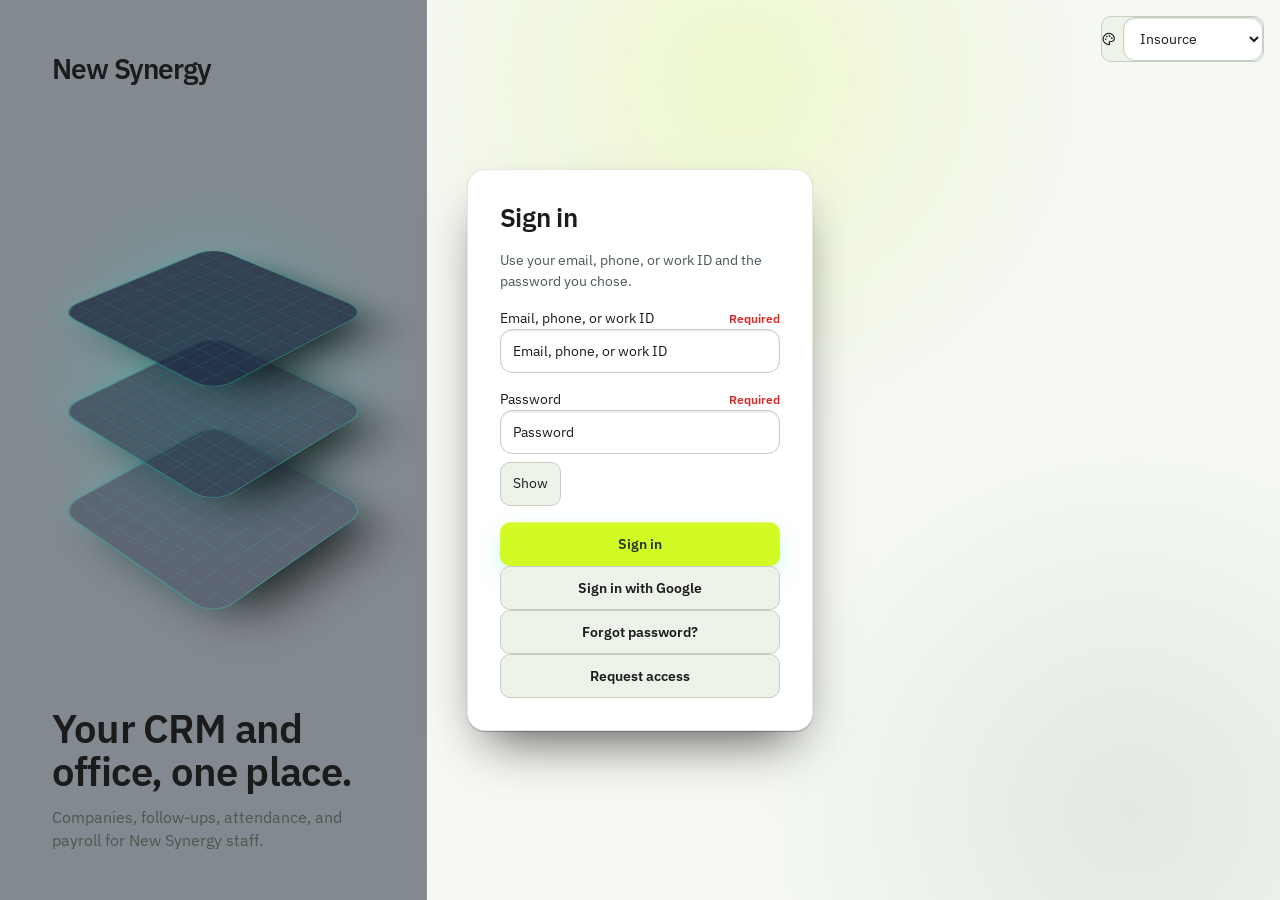
<file: index.html>
<!doctype html>
<html lang="en">
  <head>
    <meta charset="UTF-8" />
    <meta name="viewport" content="width=device-width, initial-scale=1.0" />
    <meta http-equiv="Cache-Control" content="no-cache, no-store, must-revalidate" />
    <meta http-equiv="Pragma" content="no-cache" />
    <meta http-equiv="Expires" content="0" />
    <title>New Synergy</title>
    <link rel="manifest" href="/manifest.webmanifest" />
    <script>
      (function () {
        try {
          var t = localStorage.getItem('insource-theme') || localStorage.getItem('insource.theme') || 'insource';
          document.documentElement.setAttribute('data-theme', t);
          document.documentElement.setAttribute('data-insource-theme', t);
        } catch (e) {
          document.documentElement.setAttribute('data-theme', 'insource');
        }
      })();
    </script>
    <script type="module" crossorigin src="/assets/index-ZzHSJS9w.js"></script>
    <link rel="stylesheet" crossorigin href="/assets/index-b8SyiW4J.css">
  </head>
  <body>
    <div id="root"></div>
  </body>
</html>
</file>
<file: assets/index-b8SyiW4J.css>
.critter-page{position:relative;display:flex;flex-direction:column;gap:12px;min-height:min(78vh,calc(100dvh - 7rem));border-radius:16px;background:transparent;--tempo: .38}.critter-toolbar{display:flex;flex-wrap:wrap;align-items:flex-start;justify-content:space-between;gap:10px 16px}.critter-title-block{flex:1 1 16rem;min-width:0}.critter-toolbar h1{margin:0 0 4px}.critter-speed{display:flex;align-items:center;gap:10px;min-width:min(100%,280px);color:var(--mu);font-size:13px;font-weight:600}.critter-speed input[type=range]{width:140px;min-height:28px;accent-color:var(--ac)}.critter-speed strong{color:var(--tx);min-width:4.2rem}.critter-caption{position:relative;z-index:2;margin:0;padding:0;font-size:clamp(.8rem,1.6vw,.92rem);color:var(--mu);max-width:52rem}.critter-hud{display:flex;flex-wrap:wrap;align-items:stretch;justify-content:space-between;gap:10px 12px;padding:10px 12px;border-radius:14px;border:1px solid color-mix(in srgb,var(--bd, #cad5e2) 80%,transparent);background:linear-gradient(135deg,color-mix(in srgb,var(--ac, #0f766e) 12%,transparent),transparent 55%),color-mix(in srgb,var(--card, #fff) 88%,transparent)}.critter-hud-stats{display:flex;flex-wrap:wrap;gap:8px}.critter-stat{display:grid;gap:2px;min-width:4.8rem;padding:6px 10px;border-radius:10px;background:color-mix(in srgb,var(--bg, #f8fafc) 70%,transparent)}.critter-stat em{font-style:normal;font-size:11px;font-weight:650;letter-spacing:.02em;text-transform:uppercase;color:var(--mu)}.critter-stat strong{font-size:1.05rem;color:var(--tx);line-height:1.15}.critter-stat-level{min-width:9rem}.critter-hud-actions{display:flex;flex-wrap:wrap;align-items:center;gap:8px}.critter-hud-actions .ghost,.critter-hud-actions .primary{min-height:38px;padding:6px 12px}.critter-lane-lead{display:flex;align-items:center;gap:8px;padding:6px 10px;border-radius:999px;background:color-mix(in srgb,#eab308 18%,transparent);color:var(--tx);max-width:min(100%,18rem)}.critter-lane-lead svg{color:#ca8a04;flex:0 0 auto}.critter-lane-lead span{display:grid;min-width:0;line-height:1.15}.critter-lane-lead strong{font-size:13px;overflow:hidden;text-overflow:ellipsis;white-space:nowrap}.critter-lane-lead em{font-style:normal;font-size:11px;color:var(--mu)}.critter-board-panel{display:grid;gap:14px;padding:14px;border-radius:16px;border:1px solid color-mix(in srgb,var(--bd, #cad5e2) 85%,transparent);background:radial-gradient(120% 80% at 0% 0%,color-mix(in srgb,#eab308 14%,transparent),transparent 42%),color-mix(in srgb,var(--card, #fff) 92%,transparent);box-shadow:0 10px 28px #0f172a0f}.critter-board-head{display:flex;flex-wrap:wrap;align-items:flex-start;justify-content:space-between;gap:12px}.critter-board-head h2{margin:0 0 4px;font-size:clamp(1.15rem,2.4vw,1.45rem)}.critter-board-head p{margin:0;max-width:40rem;color:var(--mu);font-size:.9rem}.critter-champ{display:flex;align-items:center;gap:10px;padding:10px 12px;border-radius:14px;background:linear-gradient(135deg,color-mix(in srgb,#eab308 28%,transparent),color-mix(in srgb,#f59e0b 10%,transparent));border:1px solid color-mix(in srgb,#ca8a04 35%,transparent);min-width:min(100%,16rem)}.critter-champ svg{color:#a16207;flex:0 0 auto}.critter-champ div{display:grid;gap:2px;min-width:0}.critter-champ em{font-style:normal;font-size:10px;font-weight:750;letter-spacing:.04em;text-transform:uppercase;color:#92400e}.critter-champ strong{font-size:1.05rem;overflow:hidden;text-overflow:ellipsis;white-space:nowrap}.critter-champ span{font-size:12px;color:var(--mu)}.critter-monarch{background:linear-gradient(135deg,color-mix(in srgb,#f59e0b 42%,transparent),color-mix(in srgb,#eab308 12%,transparent));box-shadow:0 8px 20px color-mix(in srgb,#ca8a04 18%,transparent)}.critter-monarch-board{display:grid;gap:8px;padding:10px 12px;border-radius:14px;border:1px solid color-mix(in srgb,#ca8a04 28%,transparent);background:color-mix(in srgb,#eab308 8%,transparent)}.critter-monarch-board>header{display:flex;flex-wrap:wrap;align-items:baseline;justify-content:space-between;gap:8px}.critter-monarch-board h3{margin:0;font-size:.95rem}.critter-monarch-list{display:grid;grid-template-columns:repeat(auto-fit,minmax(16rem,1fr));gap:6px}.critter-monarch-list .critter-rank-row{grid-template-columns:auto minmax(0,1fr) auto auto}.critter-pts-meta{font-size:11px;white-space:nowrap}.critter-speed-w{font-size:11px;font-weight:700;color:var(--mu)}.critter-score-stack{display:grid;justify-items:end;gap:1px;line-height:1.1}.critter-score-stack em{font-style:normal;font-size:11px;color:var(--mu)}.critter-kind-tabs{display:flex;flex-wrap:wrap;gap:8px}.critter-kind-tab{display:inline-flex;align-items:center;gap:8px;min-height:40px;padding:6px 12px;border-radius:999px;border:1px solid color-mix(in srgb,var(--bd, #cad5e2) 90%,transparent);background:color-mix(in srgb,var(--bg, #f8fafc) 80%,transparent);color:var(--tx);font-weight:650;cursor:pointer}.critter-kind-tab em{font-style:normal;font-size:11px;padding:2px 7px;border-radius:999px;background:color-mix(in srgb,var(--tx) 8%,transparent);color:var(--mu)}.critter-kind-tab.on{border-color:color-mix(in srgb,var(--ac, #0f766e) 55%,transparent);background:color-mix(in srgb,var(--ac, #0f766e) 16%,transparent)}.critter-kind-tab.on em{background:color-mix(in srgb,var(--ac, #0f766e) 22%,transparent);color:var(--tx)}.critter-speed-lanes{display:grid;grid-template-columns:repeat(4,minmax(0,1fr));gap:10px}.critter-lane{display:grid;gap:8px;padding:10px;border-radius:12px;background:color-mix(in srgb,var(--bg, #f8fafc) 78%,transparent);border:1px solid color-mix(in srgb,var(--bd, #cad5e2) 70%,transparent);min-width:0}.critter-lane>header{display:flex;align-items:baseline;justify-content:space-between;gap:8px}.critter-lane h3{margin:0;font-size:.92rem}.critter-rank-list{list-style:none;margin:0;padding:0;display:grid;gap:6px}.critter-rank-row{display:grid;grid-template-columns:auto minmax(0,1fr) auto;align-items:center;gap:8px;padding:7px 8px;border-radius:10px;background:color-mix(in srgb,var(--card, #fff) 86%,transparent)}.critter-rank-row.is-first{background:linear-gradient(90deg,color-mix(in srgb,#eab308 24%,transparent),color-mix(in srgb,var(--card, #fff) 90%,transparent));box-shadow:inset 0 0 0 1px color-mix(in srgb,#ca8a04 28%,transparent)}.critter-rank-row.is-mine{outline:1px solid color-mix(in srgb,var(--ac, #0f766e) 45%,transparent)}.critter-rank-empty{padding:10px 8px;font-size:12px}.critter-player{overflow:hidden;text-overflow:ellipsis;white-space:nowrap;font-size:13px}.critter-acc{font-variant-numeric:tabular-nums;font-size:.95rem}.critter-rank{display:inline-flex;align-items:center;gap:4px;font-size:11px;font-weight:750;white-space:nowrap}.critter-rank-1{color:#a16207}.critter-rank-2{color:#64748b}.critter-rank-3{color:#9a3412}.critter-rank-n{min-width:1.8rem;color:var(--mu);font-variant-numeric:tabular-nums}.critter-levels-panel{display:grid;gap:10px;padding:12px;border-radius:14px;border:1px dashed color-mix(in srgb,var(--bd, #cad5e2) 90%,transparent);background:color-mix(in srgb,var(--bg, #f8fafc) 70%,transparent)}.critter-levels-panel>header{display:flex;align-items:flex-start;gap:10px}.critter-levels-panel>header svg{margin-top:2px;color:var(--ac, #0f766e);flex:0 0 auto}.critter-levels-panel h3{margin:0 0 2px;font-size:1rem}.critter-levels-panel p{margin:0;color:var(--mu);font-size:.88rem}.critter-levels-grid{display:grid;gap:6px;overflow-x:auto}.critter-levels-row{display:grid;grid-template-columns:5.5rem repeat(4,minmax(5.5rem,1fr));gap:6px;align-items:stretch;min-width:32rem}.critter-levels-row.is-head span{font-size:11px;font-weight:700;text-transform:uppercase;letter-spacing:.03em;color:var(--mu);padding:0 4px}.critter-levels-row.is-active-kind .critter-levels-kind{color:var(--ac, #0f766e);font-weight:750}.critter-levels-kind{display:flex;align-items:center;font-size:13px;font-weight:650}.critter-level-cell{display:grid;gap:2px;padding:8px;border-radius:10px;border:1px solid transparent;min-height:3.1rem}.critter-level-cell strong{font-size:12px;line-height:1.2}.critter-level-cell em{font-style:normal;font-size:11px;color:var(--mu)}.critter-level-cell.is-cleared{background:color-mix(in srgb,#16a34a 14%,transparent);border-color:color-mix(in srgb,#16a34a 28%,transparent)}.critter-level-cell.is-progress{background:color-mix(in srgb,#2563eb 12%,transparent);border-color:color-mix(in srgb,#2563eb 26%,transparent)}.critter-level-cell.is-progress.is-current,.critter-level-cell.is-todo.is-current{box-shadow:inset 0 0 0 1px color-mix(in srgb,var(--ac, #0f766e) 40%,transparent)}.critter-level-cell.is-todo{background:color-mix(in srgb,var(--tx) 4%,transparent);border-color:color-mix(in srgb,var(--bd, #cad5e2) 80%,transparent)}.critter-level-cell.is-todo strong{color:var(--mu)}.critter-stage{position:relative;min-height:min(58vh,calc(100dvh - 14rem));overflow:hidden;border-radius:14px;touch-action:manipulation}.critter-web-svg{position:absolute;top:0;right:0;bottom:0;left:0;width:100%;height:100%;pointer-events:none;z-index:1;overflow:visible}.web-strand,.web-shot{stroke:#e8eefc;stroke-width:1.6;stroke-linecap:round;fill:none;filter:drop-shadow(0 0 3px rgba(37,99,235,.65))}.web-shot{stroke:#f8fafc;stroke-width:1.8;animation:web-fire .42s ease-out forwards}.critter-stage.is-spidey:before{content:"";position:absolute;top:0;right:0;bottom:0;left:0;pointer-events:none;opacity:.35;background-image:radial-gradient(circle at 20% 30%,transparent 40%,rgba(225,29,46,.15) 41%,transparent 42%),radial-gradient(circle at 80% 60%,transparent 38%,rgba(37,99,235,.18) 39%,transparent 40%),repeating-linear-gradient(12deg,transparent,transparent 28px,rgba(148,163,184,.12) 28px,rgba(148,163,184,.12) 29px),repeating-linear-gradient(-18deg,transparent,transparent 34px,rgba(148,163,184,.1) 34px,rgba(148,163,184,.1) 35px)}.critter-stage.is-kitty:before{content:"";position:absolute;top:0;right:0;bottom:0;left:0;pointer-events:none;background:radial-gradient(circle at 12% 18%,rgba(255,255,255,.7) 0 3px,transparent 4px),radial-gradient(circle at 78% 28%,rgba(255,183,213,.45) 0 5px,transparent 6px),radial-gradient(circle at 40% 80%,rgba(255,255,255,.55) 0 2px,transparent 3px)}.critter{position:absolute;left:0;top:0;transform:translate(-50%,-50%);width:clamp(2.8rem,7.2vw,4.8rem);height:auto;aspect-ratio:86 / 52;margin:0;padding:0;border:0;background:none;cursor:pointer;z-index:2;will-change:left,top;filter:drop-shadow(0 2px 4px rgba(0,0,0,.18));-webkit-tap-highlight-color:transparent;-webkit-appearance:none;-moz-appearance:none;appearance:none;color:inherit}.critter.is-turtle{width:clamp(3.1rem,8vw,5.2rem);aspect-ratio:96 / 56}.critter.is-bat{width:clamp(3rem,7.6vw,5rem);aspect-ratio:64 / 40}.critter.is-spider{width:clamp(2.9rem,7.4vw,4.9rem);aspect-ratio:72 / 56}.critter.is-kitty{width:clamp(3.2rem,8.2vw,5.4rem);aspect-ratio:80 / 72}.critter-inner{width:100%;height:100%;transform-origin:center center;will-change:transform}.critter-svg{width:100%;height:100%;display:block;overflow:visible;color:var(--tx)}.run-body{transform-origin:44px 30px;animation:run-bob calc(.32s / var(--tempo)) ease-in-out infinite}.head{transform-origin:62px 22px;animation:head-bob calc(.32s / var(--tempo)) ease-in-out infinite}.tail{transform-origin:20px 24px;animation:tail-wag calc(.32s / var(--tempo)) ease-in-out infinite}.cat-shadow{opacity:.12;animation:shadow-pulse calc(.32s / var(--tempo)) ease-in-out infinite}.leg-hind-a,.leg-hind-b,.leg-fore-a,.leg-fore-b{transform-box:fill-box;transform-origin:0 0;animation-duration:calc(.32s / var(--tempo));animation-timing-function:cubic-bezier(.45,.05,.55,.95);animation-iteration-count:infinite}.leg-hind-a{animation-name:stride-back}.leg-hind-b{animation-name:stride-back;animation-delay:calc(-.16s / var(--tempo))}.leg-fore-a{animation-name:stride-front}.leg-fore-b{animation-name:stride-front;animation-delay:calc(-.16s / var(--tempo))}.turtle-leg{transform-box:fill-box;transform-origin:center;animation:turtle-step calc(1.1s / var(--tempo)) ease-in-out infinite}.turtle-leg-b,.turtle-leg-c{animation-delay:calc(-.55s / var(--tempo))}.is-turtle .critter-svg{animation:turtle-bob calc(1.8s / var(--tempo)) ease-in-out infinite}.wing-left,.wing-right{transform-origin:32px 22px;animation:bat-flap calc(.28s / var(--tempo)) ease-in-out infinite alternate}.wing-right{animation-delay:.05s}.bat-bob{transform-origin:32px 22px;animation:bat-hover calc(.7s / var(--tempo)) ease-in-out infinite}.kitty-bounce{transform-origin:40px 48px;animation:kitty-hop calc(.55s / var(--tempo)) ease-in-out infinite}.kitty-head{transform-origin:40px 32px;animation:kitty-tilt calc(.55s / var(--tempo)) ease-in-out infinite}.kitty-bow{transform-origin:27px 14px;animation:kitty-bow calc(.7s / var(--tempo)) ease-in-out infinite}.spider-leg{fill:none;stroke:var(--cat-fur);stroke-width:2.2;stroke-linecap:round;transform-box:fill-box;transform-origin:center;animation:spider-step calc(.28s / var(--tempo)) ease-in-out infinite}.spider-leg-2,.spider-leg-4,.spider-leg-6,.spider-leg-8{animation-delay:calc(-.14s / var(--tempo))}.spider-body{transform-origin:36px 28px;animation:spider-bob calc(.4s / var(--tempo)) ease-in-out infinite}.critter-inner.is-enter{animation:critter-enter .7s cubic-bezier(.22,1,.36,1) both}.critter-inner.is-popping{animation:critter-pop .42s cubic-bezier(.2,.8,.2,1) forwards}@keyframes run-bob{0%,to{transform:translateY(0)}50%{transform:translateY(-2.4px)}}@keyframes head-bob{0%,to{transform:rotate(-4deg)}50%{transform:rotate(5deg)}}@keyframes tail-wag{0%,to{transform:rotate(18deg)}50%{transform:rotate(-22deg)}}@keyframes shadow-pulse{0%,to{transform:scaleX(1);opacity:.12}50%{transform:scaleX(.78);opacity:.06}}@keyframes stride-back{0%{transform:rotate(32deg)}50%{transform:rotate(-28deg)}to{transform:rotate(32deg)}}@keyframes stride-front{0%{transform:rotate(-30deg)}50%{transform:rotate(34deg)}to{transform:rotate(-30deg)}}@keyframes turtle-bob{0%,to{transform:translateY(0)}50%{transform:translateY(-3px)}}@keyframes turtle-step{0%,to{transform:rotate(-8deg) translateY(0)}50%{transform:rotate(10deg) translateY(-1px)}}@keyframes bat-flap{0%{transform:rotate(-16deg)}to{transform:rotate(18deg)}}@keyframes bat-hover{0%,to{transform:translateY(0)}50%{transform:translateY(-4px)}}@keyframes kitty-hop{0%,to{transform:translateY(0)}50%{transform:translateY(-5px)}}@keyframes kitty-tilt{0%,to{transform:rotate(-3deg)}50%{transform:rotate(4deg)}}@keyframes kitty-bow{0%,to{transform:rotate(-6deg)}50%{transform:rotate(8deg)}}@keyframes spider-step{0%,to{transform:rotate(-7deg)}50%{transform:rotate(8deg)}}@keyframes spider-bob{0%,to{transform:translateY(0) rotate(-2deg)}50%{transform:translateY(-3px) rotate(2deg)}}@keyframes web-fire{0%{opacity:.95;stroke-dasharray:0 80}to{opacity:0;stroke-dasharray:40 8}}@keyframes critter-enter{0%{transform:scaleX(var(--face, 1)) scale(.4);opacity:0}to{transform:scaleX(var(--face, 1)) scale(1);opacity:1}}@keyframes critter-pop{0%{transform:scaleX(var(--face, 1)) scale(1);opacity:1;filter:brightness(1)}45%{transform:scaleX(var(--face, 1)) scale(1.55) rotate(-10deg);opacity:1;filter:brightness(1.35)}to{transform:scaleX(var(--face, 1)) scale(.12) rotate(16deg);opacity:0;filter:brightness(1.8)}}@media(max-width:1100px){.critter-speed-lanes{grid-template-columns:repeat(2,minmax(0,1fr))}}@media(max-width:720px){.critter-page{min-height:min(70vh,calc(100dvh - 8.5rem))}.critter-stage{min-height:min(48vh,calc(100dvh - 16rem))}.critter-speed{min-width:100%}.critter-speed-lanes{grid-template-columns:1fr}.critter-champ{width:100%}.critter-lane-lead{max-width:100%}}@media(prefers-reduced-motion:reduce){.run-body,.head,.tail,.cat-shadow,.leg-hind-a,.leg-hind-b,.leg-fore-a,.leg-fore-b,.wing-left,.wing-right,.bat-bob,.is-turtle .critter-svg,.turtle-leg,.kitty-bounce,.kitty-head,.kitty-bow,.spider-leg,.spider-body,.web-shot{animation:none!important}.critter-inner.is-enter,.critter-inner.is-popping{animation-duration:.01ms!important}}@font-face{font-family:IBM Plex Sans;font-style:normal;font-display:swap;font-weight:400;src:url(/assets/ibm-plex-sans-cyrillic-ext-400-normal-g30qAdWV.woff2) format("woff2"),url(/assets/ibm-plex-sans-cyrillic-ext-400-normal-Dsrv2Tcn.woff) format("woff");unicode-range:U+0460-052F,U+1C80-1C8A,U+20B4,U+2DE0-2DFF,U+A640-A69F,U+FE2E-FE2F}@font-face{font-family:IBM Plex Sans;font-style:normal;font-display:swap;font-weight:400;src:url(/assets/ibm-plex-sans-cyrillic-400-normal-DZqxrq2p.woff2) format("woff2"),url(/assets/ibm-plex-sans-cyrillic-400-normal-BTotfTJu.woff) format("woff");unicode-range:U+0301,U+0400-045F,U+0490-0491,U+04B0-04B1,U+2116}@font-face{font-family:IBM Plex Sans;font-style:normal;font-display:swap;font-weight:400;src:url(/assets/ibm-plex-sans-greek-400-normal-_efipK4i.woff2) format("woff2"),url(/assets/ibm-plex-sans-greek-400-normal-D9ESIMu3.woff) format("woff");unicode-range:U+0370-0377,U+037A-037F,U+0384-038A,U+038C,U+038E-03A1,U+03A3-03FF}@font-face{font-family:IBM Plex Sans;font-style:normal;font-display:swap;font-weight:400;src:url(/assets/ibm-plex-sans-vietnamese-400-normal-DG4YqDda.woff2) format("woff2"),url(/assets/ibm-plex-sans-vietnamese-400-normal-fK1oJ5dG.woff) format("woff");unicode-range:U+0102-0103,U+0110-0111,U+0128-0129,U+0168-0169,U+01A0-01A1,U+01AF-01B0,U+0300-0301,U+0303-0304,U+0308-0309,U+0323,U+0329,U+1EA0-1EF9,U+20AB}@font-face{font-family:IBM Plex Sans;font-style:normal;font-display:swap;font-weight:400;src:url(/assets/ibm-plex-sans-latin-ext-400-normal-C5H60-Va.woff2) format("woff2"),url(/assets/ibm-plex-sans-latin-ext-400-normal-RBey6euL.woff) format("woff");unicode-range:U+0100-02BA,U+02BD-02C5,U+02C7-02CC,U+02CE-02D7,U+02DD-02FF,U+0304,U+0308,U+0329,U+1D00-1DBF,U+1E00-1E9F,U+1EF2-1EFF,U+2020,U+20A0-20AB,U+20AD-20C0,U+2113,U+2C60-2C7F,U+A720-A7FF}@font-face{font-family:IBM Plex Sans;font-style:normal;font-display:swap;font-weight:400;src:url(/assets/ibm-plex-sans-latin-400-normal-CDDApCn2.woff2) format("woff2"),url(/assets/ibm-plex-sans-latin-400-normal-CYLoc0-x.woff) format("woff");unicode-range:U+0000-00FF,U+0131,U+0152-0153,U+02BB-02BC,U+02C6,U+02DA,U+02DC,U+0304,U+0308,U+0329,U+2000-206F,U+20AC,U+2122,U+2191,U+2193,U+2212,U+2215,U+FEFF,U+FFFD}@font-face{font-family:IBM Plex Sans;font-style:normal;font-display:swap;font-weight:500;src:url(/assets/ibm-plex-sans-cyrillic-ext-500-normal-Cs5J6C77.woff2) format("woff2"),url(/assets/ibm-plex-sans-cyrillic-ext-500-normal-DB5PtV2g.woff) format("woff");unicode-range:U+0460-052F,U+1C80-1C8A,U+20B4,U+2DE0-2DFF,U+A640-A69F,U+FE2E-FE2F}@font-face{font-family:IBM Plex Sans;font-style:normal;font-display:swap;font-weight:500;src:url(/assets/ibm-plex-sans-cyrillic-500-normal-CocWQlwt.woff2) format("woff2"),url(/assets/ibm-plex-sans-cyrillic-500-normal-ByOcLdNv.woff) format("woff");unicode-range:U+0301,U+0400-045F,U+0490-0491,U+04B0-04B1,U+2116}@font-face{font-family:IBM Plex Sans;font-style:normal;font-display:swap;font-weight:500;src:url(/assets/ibm-plex-sans-greek-500-normal-JMMifIXV.woff2) format("woff2"),url(/assets/ibm-plex-sans-greek-500-normal-CuWXN6rf.woff) format("woff");unicode-range:U+0370-0377,U+037A-037F,U+0384-038A,U+038C,U+038E-03A1,U+03A3-03FF}@font-face{font-family:IBM Plex Sans;font-style:normal;font-display:swap;font-weight:500;src:url(/assets/ibm-plex-sans-vietnamese-500-normal-e4dixQRQ.woff2) format("woff2"),url(/assets/ibm-plex-sans-vietnamese-500-normal-BEb3_waV.woff) format("woff");unicode-range:U+0102-0103,U+0110-0111,U+0128-0129,U+0168-0169,U+01A0-01A1,U+01AF-01B0,U+0300-0301,U+0303-0304,U+0308-0309,U+0323,U+0329,U+1EA0-1EF9,U+20AB}@font-face{font-family:IBM Plex Sans;font-style:normal;font-display:swap;font-weight:500;src:url(/assets/ibm-plex-sans-latin-ext-500-normal-DakdToA3.woff2) format("woff2"),url(/assets/ibm-plex-sans-latin-ext-500-normal-D0aIdm-b.woff) format("woff");unicode-range:U+0100-02BA,U+02BD-02C5,U+02C7-02CC,U+02CE-02D7,U+02DD-02FF,U+0304,U+0308,U+0329,U+1D00-1DBF,U+1E00-1E9F,U+1EF2-1EFF,U+2020,U+20A0-20AB,U+20AD-20C0,U+2113,U+2C60-2C7F,U+A720-A7FF}@font-face{font-family:IBM Plex Sans;font-style:normal;font-display:swap;font-weight:500;src:url(/assets/ibm-plex-sans-latin-500-normal-6ng42L7E.woff2) format("woff2"),url(/assets/ibm-plex-sans-latin-500-normal-BgVn5rGT.woff) format("woff");unicode-range:U+0000-00FF,U+0131,U+0152-0153,U+02BB-02BC,U+02C6,U+02DA,U+02DC,U+0304,U+0308,U+0329,U+2000-206F,U+20AC,U+2122,U+2191,U+2193,U+2212,U+2215,U+FEFF,U+FFFD}@font-face{font-family:IBM Plex Sans;font-style:normal;font-display:swap;font-weight:600;src:url(/assets/ibm-plex-sans-cyrillic-ext-600-normal-DUMzJB7m.woff2) format("woff2"),url(/assets/ibm-plex-sans-cyrillic-ext-600-normal-Bz0x94Yp.woff) format("woff");unicode-range:U+0460-052F,U+1C80-1C8A,U+20B4,U+2DE0-2DFF,U+A640-A69F,U+FE2E-FE2F}@font-face{font-family:IBM Plex Sans;font-style:normal;font-display:swap;font-weight:600;src:url(/assets/ibm-plex-sans-cyrillic-600-normal-71GNu3SW.woff2) format("woff2"),url(/assets/ibm-plex-sans-cyrillic-600-normal-BGq0mW3O.woff) format("woff");unicode-range:U+0301,U+0400-045F,U+0490-0491,U+04B0-04B1,U+2116}@font-face{font-family:IBM Plex Sans;font-style:normal;font-display:swap;font-weight:600;src:url(/assets/ibm-plex-sans-greek-600-normal-DzTrcv_p.woff2) format("woff2"),url(/assets/ibm-plex-sans-greek-600-normal-D-CqTdkO.woff) format("woff");unicode-range:U+0370-0377,U+037A-037F,U+0384-038A,U+038C,U+038E-03A1,U+03A3-03FF}@font-face{font-family:IBM Plex Sans;font-style:normal;font-display:swap;font-weight:600;src:url(/assets/ibm-plex-sans-vietnamese-600-normal-DpPYBSTl.woff2) format("woff2"),url(/assets/ibm-plex-sans-vietnamese-600-normal-DgdngZtN.woff) format("woff");unicode-range:U+0102-0103,U+0110-0111,U+0128-0129,U+0168-0169,U+01A0-01A1,U+01AF-01B0,U+0300-0301,U+0303-0304,U+0308-0309,U+0323,U+0329,U+1EA0-1EF9,U+20AB}@font-face{font-family:IBM Plex Sans;font-style:normal;font-display:swap;font-weight:600;src:url(/assets/ibm-plex-sans-latin-ext-600-normal-DOrvGEcy.woff2) format("woff2"),url(/assets/ibm-plex-sans-latin-ext-600-normal-DIrixKbi.woff) format("woff");unicode-range:U+0100-02BA,U+02BD-02C5,U+02C7-02CC,U+02CE-02D7,U+02DD-02FF,U+0304,U+0308,U+0329,U+1D00-1DBF,U+1E00-1E9F,U+1EF2-1EFF,U+2020,U+20A0-20AB,U+20AD-20C0,U+2113,U+2C60-2C7F,U+A720-A7FF}@font-face{font-family:IBM Plex Sans;font-style:normal;font-display:swap;font-weight:600;src:url(/assets/ibm-plex-sans-latin-600-normal-CuJfVYMP.woff2) format("woff2"),url(/assets/ibm-plex-sans-latin-600-normal-Cu4Hd6ag.woff) format("woff");unicode-range:U+0000-00FF,U+0131,U+0152-0153,U+02BB-02BC,U+02C6,U+02DA,U+02DC,U+0304,U+0308,U+0329,U+2000-206F,U+20AC,U+2122,U+2191,U+2193,U+2212,U+2215,U+FEFF,U+FFFD}@font-face{font-family:IBM Plex Mono;font-style:normal;font-display:swap;font-weight:400;src:url(/assets/ibm-plex-mono-cyrillic-ext-400-normal-xuaO2J-f.woff2) format("woff2"),url(/assets/ibm-plex-mono-cyrillic-ext-400-normal-DMdlQ8Kv.woff) format("woff");unicode-range:U+0460-052F,U+1C80-1C8A,U+20B4,U+2DE0-2DFF,U+A640-A69F,U+FE2E-FE2F}@font-face{font-family:IBM Plex Mono;font-style:normal;font-display:swap;font-weight:400;src:url(/assets/ibm-plex-mono-cyrillic-400-normal-BSMlKf0J.woff2) format("woff2"),url(/assets/ibm-plex-mono-cyrillic-400-normal-CEL4l2ZJ.woff) format("woff");unicode-range:U+0301,U+0400-045F,U+0490-0491,U+04B0-04B1,U+2116}@font-face{font-family:IBM Plex Mono;font-style:normal;font-display:swap;font-weight:400;src:url(/assets/ibm-plex-mono-vietnamese-400-normal-BulugwFq.woff2) format("woff2"),url(/assets/ibm-plex-mono-vietnamese-400-normal-DDuiU_S-.woff) format("woff");unicode-range:U+0102-0103,U+0110-0111,U+0128-0129,U+0168-0169,U+01A0-01A1,U+01AF-01B0,U+0300-0301,U+0303-0304,U+0308-0309,U+0323,U+0329,U+1EA0-1EF9,U+20AB}@font-face{font-family:IBM Plex Mono;font-style:normal;font-display:swap;font-weight:400;src:url(/assets/ibm-plex-mono-latin-ext-400-normal-BmRBH3aV.woff2) format("woff2"),url(/assets/ibm-plex-mono-latin-ext-400-normal-D3D2R8hC.woff) format("woff");unicode-range:U+0100-02BA,U+02BD-02C5,U+02C7-02CC,U+02CE-02D7,U+02DD-02FF,U+0304,U+0308,U+0329,U+1D00-1DBF,U+1E00-1E9F,U+1EF2-1EFF,U+2020,U+20A0-20AB,U+20AD-20C0,U+2113,U+2C60-2C7F,U+A720-A7FF}@font-face{font-family:IBM Plex Mono;font-style:normal;font-display:swap;font-weight:400;src:url(/assets/ibm-plex-mono-latin-400-normal-DMJ8VG8y.woff2) format("woff2"),url(/assets/ibm-plex-mono-latin-400-normal-CvHOgSBP.woff) format("woff");unicode-range:U+0000-00FF,U+0131,U+0152-0153,U+02BB-02BC,U+02C6,U+02DA,U+02DC,U+0304,U+0308,U+0329,U+2000-206F,U+20AC,U+2122,U+2191,U+2193,U+2212,U+2215,U+FEFF,U+FFFD}[data-theme=dark]{--bg: #0B1020;--s1: #121A2E;--s2: #18223A;--bd: #3A4A6A;--tx: #E8ECF5;--mu: #9AA6BF;--ac: #2DD4BF;--acl: #5EEAD4;--acd: #0F766E;--on-ac: #04221E;--amber: #F4A33B;--ok: #3FB67A;--warn: #F2A541;--bad: #F87171;--info: #7DA6FF;--glass: rgba(18, 26, 46, .58);--glass-line: rgba(255, 255, 255, .09);--hover: rgba(255, 255, 255, .06);--hover-strong: rgba(255, 255, 255, .1);--input-bg: rgba(11, 16, 32, .72);--input-border: rgba(255, 255, 255, .12);--placeholder: #7F8BA5;--chip-bg: rgba(24, 34, 58, .85);--chip-on-fg: #04221E;--surface-soft: rgba(24, 34, 58, .55);--board-col: #151E33;--row-hover: rgba(255, 255, 255, .04);--skeleton-a: #18223A;--skeleton-b: #24304A;--st-ok: rgba(63, 182, 122, .22);--st-off: rgba(154, 166, 191, .16);--st-warn: rgba(242, 165, 65, .22);--st-out: rgba(248, 113, 113, .22);--st-ok-fg: #86EFAC;--st-warn-fg: #FCD34D;--st-out-fg: #FCA5A5;--pill-bg: rgba(154, 166, 191, .14);--pill-soft: rgba(45, 212, 191, .12);--skill-bg: rgba(45, 212, 191, .14);--skill-bd: rgba(45, 212, 191, .35);--cal-item: rgba(45, 212, 191, .16);--overlay: rgba(5, 8, 18, .62);--chat-mine: #0F766E;--chat-theirs: #18223A;--orb-teal: rgba(45, 212, 191, .16);--orb-indigo: rgba(99, 102, 241, .14);--shadow: 0 26px 50px -20px rgba(0, 0, 0, .7);--table-head: rgba(24, 34, 58, .85);color-scheme:dark;--page: var(--bg);--card: var(--s1);--text: var(--tx);--forest: var(--ac);--forest-ink: var(--on-ac);--lime: var(--acl);--lime-dim: rgba(45, 212, 191, .22);--lime-ring: var(--acd);--muted: var(--mu);--border: var(--bd);--err: var(--bad);--panel: var(--s1);--line: var(--bd);--aside-bg: var(--s1)}[data-theme=insource]{--bg: #f5f8f3;--s1: #ffffff;--s2: #eef3ea;--bd: #c5d0c0;--tx: #1b1b1b;--mu: #4a5a4d;--ac: #d2fa25;--acl: #c4eb1c;--acd: #233927;--on-ac: #233927;--amber: #c97816;--ok: #15803d;--warn: #b45309;--bad: #dc2626;--info: #2563eb;--glass: #ffffff;--glass-line: rgba(35, 57, 39, .12);--hover: rgba(210, 250, 37, .28);--hover-strong: rgba(210, 250, 37, .4);--input-bg: #ffffff;--input-border: #c5d0c0;--placeholder: #6b7a6e;--chip-bg: #eef3ea;--chip-on-fg: #233927;--surface-soft: #eef3ea;--board-col: #eef3ea;--row-hover: rgba(35, 57, 39, .05);--skeleton-a: #e4eadf;--skeleton-b: #f5f8f3;--st-ok: #dcfce7;--st-off: #eef3ea;--st-warn: #fef3c7;--st-out: #fee2e2;--st-ok-fg: #166534;--st-warn-fg: #92400e;--st-out-fg: #991b1b;--pill-bg: #eef3ea;--pill-soft: #edf8c8;--skill-bg: #edf8c8;--skill-bd: #d2fa25;--cal-item: #edf8c8;--overlay: rgba(27, 27, 27, .45);--chat-mine: #233927;--chat-theirs: #ffffff;--orb-teal: rgba(210, 250, 37, .18);--orb-indigo: rgba(35, 57, 39, .08);--shadow: 0 18px 40px -18px rgba(35, 57, 39, .28);--table-head: #eef3ea;color-scheme:light;--page: var(--bg);--card: var(--s1);--text: var(--tx);--forest: #233927;--forest-ink: #f5f8f3;--lime: #d2fa25;--lime-dim: rgba(210, 250, 37, .28);--lime-ring: #233927;--muted: var(--mu);--border: var(--bd);--err: var(--bad);--panel: var(--s1);--line: var(--bd);--aside-bg: #233927;--aside-fg: #f5f8f3;--aside-hover: rgba(210, 250, 37, .16)}[data-theme=light]{--bg: #E8EEF8;--s1: #FFFFFF;--s2: #F1F5FC;--bd: #C5D0E3;--tx: #142033;--mu: #5A6B86;--ac: #0D9488;--acl: #0F766E;--acd: #115E59;--on-ac: #FFFFFF;--amber: #C97816;--ok: #15803D;--warn: #B45309;--bad: #DC2626;--info: #2563EB;--glass: rgba(255, 255, 255, .82);--glass-line: rgba(20, 32, 51, .1);--hover: rgba(13, 148, 136, .08);--hover-strong: rgba(13, 148, 136, .14);--input-bg: #FFFFFF;--input-border: #C5D0E3;--placeholder: #7A8AA3;--chip-bg: #FFFFFF;--chip-on-fg: #FFFFFF;--surface-soft: #F1F5FC;--board-col: #F1F5FC;--row-hover: rgba(13, 148, 136, .07);--skeleton-a: #E2E8F4;--skeleton-b: #F4F7FC;--st-ok: #DCFCE7;--st-off: #E8EDF5;--st-warn: #FEF3C7;--st-out: #FEE2E2;--st-ok-fg: #166534;--st-warn-fg: #92400E;--st-out-fg: #991B1B;--pill-bg: #E8EDF5;--pill-soft: #DDF7F3;--skill-bg: #DDF7F3;--skill-bd: #99E6DB;--cal-item: #DDF7F3;--overlay: rgba(20, 32, 51, .45);--chat-mine: #0D9488;--chat-theirs: #FFFFFF;--orb-teal: rgba(13, 148, 136, .12);--orb-indigo: rgba(37, 99, 235, .08);--shadow: 0 18px 40px -18px rgba(20, 32, 51, .28);--table-head: #F1F5FC;color-scheme:light;--aside-bg: var(--s1);--page: var(--bg);--card: var(--s1);--text: var(--tx);--forest: var(--ac);--forest-ink: var(--on-ac);--lime: var(--acl);--lime-dim: rgba(13, 148, 136, .16);--lime-ring: var(--acd);--muted: var(--mu);--border: var(--bd);--err: var(--bad);--panel: var(--s1);--line: var(--bd)}:root{--r-lg: 18px;--r: 12px;--r-sm: 8px;--sans: "IBM Plex Sans", system-ui, sans-serif;--mono: "IBM Plex Mono", ui-monospace, monospace;--drawer: 420px;--motion: .16s;--ease: cubic-bezier(.22, 1, .36, 1);--bp-phone: 719px;--bp-desktop: 1100px;--bar-h: 56px;--phone-nav-h: 0px;--dock: var(--phone-nav-h);--float-gap: 12px;--aside: 272px;--aside-collapsed: 72px;--aside-fg: var(--tx);--aside-muted: var(--mu);--aside-hover: var(--hover);--aside-active: color-mix(in srgb, var(--ac) 18%, transparent);--row-h: 44px;--z-drawer: 30;--z-cmdk: 50;--z-toast: 40;--z-chat: 45;--z-dialog: 55;--space-1: 4px;--space-2: 8px;--space-3: 12px;--space-4: 16px;--space-5: 24px}[data-theme=light]{--aside-active: rgba(13, 148, 136, .14)}[data-theme=hangup-light],[data-theme=hangup-dark],[data-theme=violet],[data-theme=pink],[data-theme=red-wine],[data-theme=diamond],[data-theme=emerald],[data-theme=gotham],[data-theme=hello-kitty],[data-theme=spiderman],[data-theme=turtles]{--page: var(--bg);--card: var(--s1);--text: var(--tx);--muted: var(--mu);--border: var(--bd);--panel: var(--s1);--line: var(--bd);--forest: var(--ac);--forest-ink: var(--on-ac);--lime: var(--acl);--err: var(--bad);--glass: var(--s1);--glass-line: var(--bd);--hover: color-mix(in srgb, var(--ac) 12%, transparent);--input-border: var(--bd);--aside-bg: var(--s1);--aside-fg: var(--tx);--aside-hover: color-mix(in srgb, var(--ac) 14%, transparent)}[data-theme=hangup-light],[data-theme=hangup-dark],[data-theme=violet],[data-theme=pink],[data-theme=red-wine],[data-theme=diamond],[data-theme=emerald],[data-theme=gotham],[data-theme=hello-kitty],[data-theme=spiderman],[data-theme=turtles],[data-theme=turtles] .card,[data-theme=hangup-light] .card,[data-theme=hangup-dark] .card,[data-theme=violet] .card,[data-theme=pink] .card,[data-theme=red-wine] .card,[data-theme=diamond] .card,[data-theme=emerald] .card,[data-theme=gotham] .card,[data-theme=hello-kitty] .card,[data-theme=spiderman] .card,[data-theme=gotham] .sidebar,[data-theme=hello-kitty] .sidebar,[data-theme=spiderman] .sidebar,[data-theme=turtles] .sidebar,[data-theme=gotham] .topbar,[data-theme=hello-kitty] .topbar,[data-theme=spiderman] .topbar,[data-theme=turtles] .topbar,[data-theme=gotham] .table-wrap,[data-theme=hello-kitty] .table-wrap,[data-theme=spiderman] .table-wrap,[data-theme=turtles] .table-wrap,[data-theme=gotham] .tile,[data-theme=hello-kitty] .tile,[data-theme=spiderman] .tile,[data-theme=turtles] .tile{background:var(--s1);color:var(--tx)}[data-theme=hangup-light]{--bg: #f4f0ec;--s1: #fffaf6;--s2: #ffffff;--bd: #c9c0b6;--tx: #14121a;--mu: #5a5460;--ac: #c44536;--acl: #9a3328;--acd: #7a241c;--ok: #0d9f6e;--warn: #b45309;--bad: #b91c1c;--glass: #fffaf6;--input-bg: #ffffff;--placeholder: #6b6570;--chip-bg: #fde8e5;--on-ac: #ffffff;color-scheme:light}[data-theme=hangup-dark]{--bg: #0e0c12;--s1: #18151f;--s2: #221e2a;--bd: #3a3544;--tx: #f0ecf4;--mu: #b4aebc;--ac: #ff7a6b;--acl: #ff9589;--acd: #c44536;--on-ac: #1a0e0c;--ok: #34d399;--warn: #fbbf24;--bad: #f87171;--glass: #18151f;--input-bg: #221e2a;--placeholder: #8e8796;color-scheme:dark}[data-theme=violet]{--bg: #f5f3ff;--s1: #faf8ff;--s2: #ffffff;--bd: #c9c2e0;--tx: #1e1b2e;--mu: #5c5678;--ac: #6d28d9;--acl: #5b21b6;--acd: #4c1d95;--on-ac: #ffffff;--ok: #047857;--warn: #b45309;--bad: #b91c1c;--input-bg: #ffffff;color-scheme:light}[data-theme=pink]{--bg: #fff1f5;--s1: #ffffff;--s2: #fff5f8;--bd: #e8a0c0;--tx: #4a0d28;--mu: #8a2e55;--ac: #9d174d;--acl: #831843;--acd: #6b1238;--on-ac: #ffffff;--ok: #047857;--warn: #b45309;--bad: #9f1239;--input-bg: #ffffff;color-scheme:light}[data-theme=red-wine]{--bg: #1a1214;--s1: #2a1c20;--s2: #321e23;--bd: #5a3840;--tx: #f5e6e8;--mu: #d8b6bd;--ac: #fb7185;--acl: #fda4af;--acd: #e11d48;--on-ac: #1a080c;--ok: #34d399;--warn: #fbbf24;--bad: #fda4af;--input-bg: #321e23;color-scheme:dark}[data-theme=diamond]{--bg: #f8fafc;--s1: #ffffff;--s2: #f1f5f9;--bd: #94a3b8;--tx: #0f172a;--mu: #475569;--ac: #334155;--acl: #1e293b;--acd: #0f172a;--on-ac: #ffffff;--ok: #047857;--warn: #b45309;--bad: #b91c1c;--input-bg: #ffffff;color-scheme:light}[data-theme=emerald]{--bg: #eef7f2;--s1: #ffffff;--s2: #f6fbf8;--bd: #8fbfa6;--tx: #0f241b;--mu: #3d5c4c;--ac: #047857;--acl: #065f46;--acd: #064e3b;--on-ac: #ffffff;--ok: #047857;--warn: #b45309;--bad: #b91c1c;--input-bg: #ffffff;color-scheme:light}[data-theme=gotham]{--bg: #04060c;--s1: #0e1420;--s2: #161e2e;--bd: #3a4a68;--tx: #e6ebf5;--mu: #b0bacf;--ac: #f0c14b;--acl: #ffd54a;--acd: #c9a227;--on-ac: #1a1408;--ok: #34d399;--warn: #fbbf24;--bad: #f87171;--input-bg: #161e2e;color-scheme:dark}[data-theme=hello-kitty]{--bg: #ffeaf3;--s1: #ffffff;--s2: #fff6fa;--bd: #e89ab8;--tx: #4a0e2c;--mu: #8a3560;--ac: #db2777;--acl: #be185d;--acd: #9d174d;--on-ac: #ffffff;--ok: #047857;--warn: #b45309;--bad: #9f1239;--input-bg: #ffffff;color-scheme:light}[data-theme=spiderman]{--bg: #070b18;--s1: #0e1530;--s2: #152044;--bd: #3a4c80;--tx: #eef2ff;--mu: #a8b4d4;--ac: #e11d2e;--acl: #f43f4f;--acd: #be123c;--on-ac: #ffffff;--ok: #34d399;--warn: #fbbf24;--bad: #fb7185;--input-bg: #152044;color-scheme:dark}[data-theme=turtles]{--bg: #0a1610;--s1: #122018;--s2: #1a2e22;--bd: #3d5c4a;--tx: #e8f0e6;--mu: #a8c0ac;--ac: #3d9b6a;--acl: #4fb87e;--acd: #2d6a4f;--on-ac: #06120c;--ok: #34d399;--warn: #d4a574;--bad: #f87171;--input-bg: #1a2e22;color-scheme:dark}html[data-theme=gotham] body,html[data-theme=hello-kitty] body,html[data-theme=spiderman] body,html[data-theme=turtles] body{isolation:isolate;background-color:var(--bg)}html[data-theme=gotham] body:before,html[data-theme=hello-kitty] body:before,html[data-theme=spiderman] body:before,html[data-theme=turtles] body:before,html[data-theme=gotham] body:after,html[data-theme=hello-kitty] body:after,html[data-theme=spiderman] body:after,html[data-theme=turtles] body:after{content:"";position:fixed;top:0;right:0;bottom:0;left:0;pointer-events:none;z-index:0}html[data-theme=gotham] #root,html[data-theme=hello-kitty] #root,html[data-theme=spiderman] #root,html[data-theme=turtles] #root{position:relative;z-index:1}html[data-theme=gotham] body:after{background:repeating-linear-gradient(105deg,transparent 0,transparent 2px,rgba(180,200,255,.04) 2px,rgba(180,200,255,.04) 3px);animation:gotham-rain 8s linear infinite}html[data-theme=spiderman] body:before{background:radial-gradient(circle at 50% 0,transparent 20%,rgba(225,29,46,.08) 21%,transparent 22%),repeating-linear-gradient(0deg,transparent 0 18px,rgba(37,99,235,.12) 18px 19px),repeating-linear-gradient(90deg,transparent 0 18px,rgba(225,29,46,.1) 18px 19px);opacity:.45}html[data-theme=hello-kitty] body:before{background:radial-gradient(circle at 18% 22%,rgba(255,255,255,.75) 0 2px,transparent 3px)}html[data-theme=turtles] body:before{background:radial-gradient(ellipse 55% 40% at 20% 0%,rgba(61,155,106,.22),transparent 60%)}@media(prefers-reduced-motion:reduce){html[data-theme=gotham] body:after,html[data-theme=spiderman] body:after,html[data-theme=hello-kitty] body:after,html[data-theme=turtles] body:after{animation:none}}@keyframes gotham-rain{0%{background-position:0 0}to{background-position:40px 120px}}.theme-toggle{display:inline-flex;align-items:center;gap:8px}.theme-dot{width:12px;height:12px;border-radius:999px;display:inline-block;flex:0 0 12px;border:1px solid color-mix(in srgb,var(--tx) 25%,transparent)}.theme-grid{display:grid;grid-template-columns:repeat(auto-fill,minmax(150px,1fr));gap:8px}.theme-card{display:grid;gap:4px;justify-items:start;border:1px solid var(--bd);border-radius:10px;padding:12px;text-align:left;background:var(--s2);color:var(--tx);min-height:88px}.theme-card.on{outline:2px solid var(--ac)}.theme-menu .menu-item{display:flex;align-items:center;gap:8px}.menu-item.on{background:var(--hover)}.pill-nofp{background:var(--st-warn, rgba(242, 165, 65, .22));color:var(--st-warn-fg, #92400e);padding:2px 8px;border-radius:999px;font-size:12px}.attend-btn{min-height:56px;font-size:18px;width:100%}.impersonate-banner{background:var(--ac);color:var(--on-ac);padding:8px 16px;display:flex;gap:12px;align-items:center;justify-content:space-between}:root,[data-theme=insource],[data-theme=light],[data-theme=hangup-light]{--cat-fur: #f0a85a;--cat-fur-light: #f7c98a;--cat-inner: #e8899a;--cat-whisker: #d08a42;--cat-nose: #c45b6a;--cat-leg: #e09a4a;--cat-leg-pad: #d4883c;--cat-eye: #2b1a12;--cat-eye-white: #fffef8;--critter-shell: #2d6a4f;--critter-shell-light: #4a9b6e;--critter-shell-dark: #1a4534;--critter-skin: #8fbc8f;--critter-skin-dark: #5a8a5a;--critter-eye: #0a1610;--critter-eye-white: #f0f7ee}[data-theme=dark],[data-theme=hangup-dark]{--cat-fur: #5eead4;--cat-fur-light: #99f6e4;--cat-inner: #0f766e;--cat-whisker: #5eead4;--cat-nose: #f4a33b;--cat-leg: #14b8a6;--cat-leg-pad: #0f766e;--cat-eye: #04221e;--cat-eye-white: #e8ecf5}[data-theme=gotham]{--cat-fur: #3d4558;--cat-fur-light: #6b7488;--cat-inner: #c9a227;--cat-whisker: #8b93a8;--cat-nose: #f0c14b;--cat-leg: #2a303c;--cat-leg-pad: #121826;--cat-eye: #0a0e16;--cat-eye-white: #e8ecf4}[data-theme=hello-kitty]{--cat-fur: #ffb7d5;--cat-fur-light: #ffe0ec;--cat-inner: #ff4d8d;--cat-whisker: #e883a8;--cat-nose: #ff4d8d;--cat-leg: #ff9ec4;--cat-leg-pad: #f472b6;--cat-eye: #4a0e2c;--cat-eye-white: #fffef8}[data-theme=spiderman]{--cat-fur: #e11d2e;--cat-fur-light: #f87171;--cat-inner: #2563eb;--cat-whisker: #93a0c8;--cat-nose: #2563eb;--cat-leg: #c41528;--cat-leg-pad: #1e3a8a;--cat-eye: #070b18;--cat-eye-white: #eef2ff}[data-theme=turtles]{--cat-fur: #3d9b6a;--cat-fur-light: #6bc48f;--cat-inner: #c4a574;--cat-whisker: #8fa892;--cat-nose: #c4a574;--cat-leg: #2d6a4f;--cat-leg-pad: #5c4033;--cat-eye: #0a1610;--cat-eye-white: #e8f0e6;--critter-shell: #2d6a4f;--critter-shell-light: #4a9b6e;--critter-shell-dark: #1a4534;--critter-skin: #8fbc8f;--critter-skin-dark: #5a8a5a;--critter-eye: #0a1610;--critter-eye-white: #f0f7ee}html,body,#root{height:100%}body{margin:0;background:var(--bg);color:var(--tx);font-family:var(--sans);font-size:14px;line-height:1.5;-webkit-font-smoothing:antialiased}body:before,body:after{content:"";position:fixed;z-index:0;border-radius:50%;pointer-events:none}body:before{width:760px;height:760px;left:28%;top:-300px;background:radial-gradient(circle,var(--orb-teal),transparent 65%)}body:after{width:820px;height:820px;right:-260px;bottom:-320px;background:radial-gradient(circle,var(--orb-indigo),transparent 65%)}#root{position:relative;z-index:1}h1,h2,h3{margin:0;font-weight:600;letter-spacing:-.01em}h1{font-size:26px;line-height:1.2}h2{font-size:22px;line-height:1.25}h3{font-size:15px}p{margin:0}a{color:var(--acl)}:focus-visible{outline:2px solid var(--acl);outline-offset:2px}.muted{color:var(--mu)}.small{font-size:13px}.hint{font-size:12.5px;color:var(--mu)}.mono{font-family:var(--mono);font-size:13px}.nowrap{white-space:nowrap}.right{text-align:right}.warn-text{color:var(--warn)}.glass{background:var(--glass);border:1px solid var(--glass-line);border-radius:var(--r-lg);backdrop-filter:blur(20px) saturate(140%);-webkit-backdrop-filter:blur(20px) saturate(140%);box-shadow:inset 0 1px #ffffff17,0 1px 1px #00000040,0 26px 50px -20px #000000b3}.glass-flat{background:var(--s1);backdrop-filter:blur(20px);-webkit-backdrop-filter:blur(20px)}.panel{padding:26px;display:flex;flex-direction:column;gap:18px}.panel.narrow{width:min(460px,100%)}.logo{display:flex;align-items:center;gap:12px}.cube{flex-shrink:0;filter:drop-shadow(0 6px 12px rgba(0,0,0,.45))}.logo-text{display:flex;flex-direction:column;gap:4px}.wordmark{font-family:var(--brand);font-weight:700;font-size:15px;letter-spacing:.01em;white-space:nowrap}.wordmark .bs{color:var(--amber)}.tagline{font-size:12px;color:var(--mu);letter-spacing:.02em}.btn{display:inline-flex;align-items:center;justify-content:center;gap:8px;height:42px;padding:0 18px;border-radius:var(--r);border:1px solid transparent;font:600 14px var(--sans);cursor:pointer;transition:transform .12s ease,box-shadow .15s ease,background .15s ease;color:var(--tx)}.btn:disabled{opacity:.5;cursor:not-allowed}.btn.primary{background:var(--ac);color:var(--on-ac);border-color:var(--acl);box-shadow:inset 0 1px #ffffff73,0 10px 26px -8px #2dd4bf99}.btn.primary:not(:disabled):hover{background:var(--acl);transform:translateY(-1px)}.btn.ghost{background:var(--chip-bg);border-color:var(--border);box-shadow:inset 0 1px #ffffff12;color:var(--tx)}.btn.ghost:not(:disabled):hover{background:var(--hover)}.btn.danger{background:#f871711f;border-color:#f8717173;color:#fca5a5}.btn.danger:not(:disabled):hover{background:#f8717133}.btn.sm{height:34px;padding:0 12px;font-size:13px;border-radius:var(--r-sm)}.btn.block{width:100%}.icon-btn{display:inline-flex;align-items:center;justify-content:center;width:36px;height:36px;border-radius:var(--r-sm);background:transparent;border:1px solid transparent;color:var(--mu);cursor:pointer}.icon-btn:hover{color:var(--tx);background:#ffffff0f}.link-btn{background:none;border:0;padding:0;color:var(--acl);font:500 12.5px var(--sans);cursor:pointer}.btn-row{display:flex;flex-wrap:wrap;gap:8px}.field{display:flex;flex-direction:column;gap:6px}.field>span:first-child{font-size:13px;font-weight:500}input,select{height:44px;width:100%;padding:0 14px;border-radius:var(--r);font:14px var(--sans);color:var(--tx);background:var(--input-bg);border:1px solid var(--input-border);box-shadow:inset 0 1px 2px #0000001f;outline:none;transition:border-color .15s ease,box-shadow .15s ease}input::placeholder{color:var(--placeholder)}input:focus,select:focus{border-color:var(--ac);box-shadow:0 0 0 3px #2dd4bf2e}input:disabled,select:disabled{opacity:.6}select{-webkit-appearance:none;-moz-appearance:none;appearance:none;background-image:linear-gradient(45deg,transparent 50%,var(--mu) 50%),linear-gradient(135deg,var(--mu) 50%,transparent 50%);background-position:calc(100% - 18px) 19px,calc(100% - 13px) 19px;background-size:5px 5px;background-repeat:no-repeat;padding-right:34px}.input-row{position:relative}.input-row input{padding-right:46px}.input-row .icon-btn{position:absolute;right:4px;top:4px}.check{display:flex;align-items:center;gap:9px;font-size:13.5px;cursor:pointer}.check input{width:16px;height:16px;box-shadow:none;accent-color:var(--ac)}.form-error{color:#fca5a5;font-size:13.5px;background:#f871711a;border:1px solid rgba(248,113,113,.3);padding:9px 12px;border-radius:var(--r-sm)}.form-info{color:var(--tx);font-size:13.5px;background:#2dd4bf1a;border:1px solid rgba(45,212,191,.3);padding:9px 12px;border-radius:var(--r-sm)}.code-input{display:flex;gap:8px}.code-input input{width:48px;height:56px;padding:0;text-align:center;font:500 22px var(--mono)}.boot{height:100%;display:grid;place-items:center}.boot .cube{animation:pulse 1.4s ease-in-out infinite}@keyframes pulse{50%{opacity:.5;transform:scale(.94)}}.login-page{display:grid;grid-template-columns:repeat(3,minmax(0,1fr));min-height:100%}.brand-panel{position:relative;display:flex;flex-direction:column;padding:48px 52px;overflow:hidden;background:#121a2e80;border-right:1px solid rgba(255,255,255,.08)}.iso-stage{position:relative;flex:1;min-height:380px}.iso-glow{position:absolute;left:50%;top:46%;width:420px;height:420px;margin:-210px 0 0 -210px;border-radius:50%;background:radial-gradient(circle,#2dd4bf42,#2dd4bf00 68%)}.iso-scene{position:absolute;top:0;right:0;bottom:0;left:0;perspective:1100px}.slab{position:absolute;left:50%;width:220px;height:220px;margin-left:-110px;border-radius:26px;transform:rotateX(58deg) rotate(-45deg);border:1px solid rgba(45,212,191,.45);background-color:#18223a80;background-image:linear-gradient(rgba(45,212,191,.14) 1px,transparent 1px),linear-gradient(90deg,rgba(45,212,191,.14) 1px,transparent 1px);background-size:22px 22px;box-shadow:inset 0 1px #ffffff2e,0 40px 60px -20px #000c,0 0 40px -10px #2dd4bf59;animation:settle .9s cubic-bezier(.2,.8,.2,1) both}.slab.s1{top:18%;z-index:3;background-color:#18223ab8}.slab.s2{top:34%;z-index:2;animation-delay:.08s}.slab.s3{top:50%;z-index:1;background-color:#18223a59;animation-delay:.16s}.slab i{position:absolute;width:12px;height:12px;border-radius:50%;background:radial-gradient(circle at 35% 30%,#fff,var(--acl) 35%,var(--ac) 70%);box-shadow:0 0 14px #2dd4bfe6}@keyframes settle{0%{opacity:0;transform:translateY(40px) rotateX(58deg) rotate(-45deg)}}.iso-chip{position:absolute;display:flex;align-items:center;gap:10px;padding:8px 14px 8px 8px;border-radius:14px;font-weight:600;font-size:13px;background:#18223a99;border:1px solid rgba(255,255,255,.12);backdrop-filter:blur(14px);-webkit-backdrop-filter:blur(14px);box-shadow:inset 0 1px #ffffff1f,0 22px 40px -14px #000000bf;z-index:5}.iso-chip b{width:30px;height:30px;border-radius:9px;display:grid;place-items:center;color:var(--on-ac);background:linear-gradient(145deg,var(--acl),var(--ac) 55%,var(--acd));box-shadow:inset 0 1px #ffffff8c,0 8px 18px -6px #2dd4bfb3}.iso-chip.c1{left:0;top:8%;transform:rotate(-4deg)}.iso-chip.c2{right:0;top:44%;transform:rotate(3deg)}.iso-chip.c3{left:6%;bottom:6%;transform:rotate(2deg)}.brand-copy{display:flex;flex-direction:column;gap:12px}.brand-copy h1{font-size:40px;line-height:1.08;font-weight:600;letter-spacing:-.02em}.brand-copy p{color:var(--mu);font-size:15.5px;max-width:34ch}.login-col{display:flex;flex-direction:column;justify-content:center;gap:18px;padding:48px 40px}.login-col+.login-col{border-left:1px solid rgba(255,255,255,.06)}.step-card{padding:32px;display:flex;flex-direction:column;gap:16px;transition:opacity .3s ease}.step-card form{display:flex;flex-direction:column;gap:16px}.step-card.waiting{opacity:.5}.step-card.done{opacity:.75}.step-no{font:500 12.5px var(--mono);color:var(--acl)}.signed-as{display:flex;flex-direction:column;gap:12px;align-items:flex-start}.qr-row{display:flex;gap:16px;align-items:center}.qr{background:#fff;padding:6px;border-radius:10px;image-rendering:pixelated;box-shadow:0 18px 36px -12px #000000b3;flex-shrink:0}.qr-side{display:flex;flex-direction:column;gap:8px;min-width:0}.qr-note{display:flex;align-items:center;gap:8px;font-size:13px;color:var(--tx)}.qr-note svg{color:var(--ac)}.setup-key{font:500 12px var(--mono);word-break:break-all;color:var(--tx)}.legal{font-size:12px;color:var(--mu);text-align:center}.shell{display:grid;grid-template-columns:272px minmax(0,1fr);height:100%}.sidebar{display:flex;flex-direction:column;height:100vh;position:sticky;top:0;border-right:1px solid var(--bd)}.sidebar-logo{padding:22px 20px 24px}.nav-scroll{flex:1;overflow-y:auto;padding:0 12px;display:flex;flex-direction:column;gap:22px}.nav-group{display:flex;flex-direction:column;gap:2px}.nav-label{padding:0 12px 6px;font-size:12px;font-weight:500;color:var(--mu)}.nav-item{display:flex;align-items:center;gap:12px;height:38px;padding:0 12px;border-radius:10px;color:var(--tx);text-decoration:none;font-weight:500}.nav-item:hover{background:#ffffff0d}.nav-item.active{background:var(--ac);color:var(--on-ac);font-weight:600;box-shadow:inset 0 1px #ffffff73,0 10px 26px -10px #2dd4bf99}.nav-item.disabled{color:#6f7b94;cursor:default}.nav-item.disabled:hover{background:none}.nav-item em{margin-left:auto;font-style:normal;font-size:11px;color:#6f7b94;border:1px solid var(--bd);border-radius:6px;padding:0 6px}.user-card{display:flex;align-items:center;gap:8px;padding:12px;border-top:1px solid var(--bd)}.avatar{width:36px;height:36px;border-radius:50%;flex-shrink:0;display:grid;place-items:center;font-weight:700;font-size:13px;background:var(--ac);color:var(--on-ac)}.user-meta{display:flex;flex-direction:column;min-width:0;flex:1}.user-meta b{font-size:13.5px;white-space:nowrap;overflow:hidden;text-overflow:ellipsis}.user-meta span{font-size:12px;color:var(--mu)}.main{min-width:0}.page{padding:32px 36px 48px;display:flex;flex-direction:column;gap:20px;max-width:1280px}.page-head{display:flex;justify-content:space-between;align-items:flex-end;gap:24px}.page-head>div:first-child{display:flex;flex-direction:column;gap:6px;max-width:72ch}.page-head>.btn-row{flex-wrap:nowrap}.tiles{display:grid;grid-template-columns:repeat(auto-fill,minmax(250px,1fr));gap:14px}.tile{padding:22px;display:flex;flex-direction:column;gap:10px;color:var(--tx);text-decoration:none;transition:transform .15s ease,border-color .15s ease}.tile:hover{transform:translateY(-2px);border-color:#2dd4bf66}.tile-icon{width:36px;height:36px;border-radius:10px;display:grid;place-items:center;color:var(--on-ac);background:linear-gradient(145deg,var(--acl),var(--ac) 55%,var(--acd));box-shadow:inset 0 1px #ffffff8c,0 8px 18px -6px #2dd4bfb3}.toolbar{display:flex;gap:10px;align-items:center}.toolbar select{width:200px}.search{position:relative;flex:1;max-width:460px;display:flex;align-items:center;color:var(--mu)}.search svg{position:absolute;left:13px}.search input{padding-left:38px}.table-card{overflow-x:auto}.table{width:100%;border-collapse:collapse}.table th{text-align:left;font-size:12.5px;font-weight:500;color:var(--mu);padding:12px 16px;border-bottom:1px solid var(--bd);background:var(--table-head)}.table td{padding:13px 16px;border-bottom:1px solid var(--bd);vertical-align:middle;color:var(--tx)}.table tbody tr:last-child td{border-bottom:0}.table tbody tr:not(.static){cursor:pointer}.table tbody tr:not(.static):hover,.table tbody tr:focus-visible{background:var(--row-hover)}.table .empty{text-align:center;color:var(--mu);padding:36px}.cell-main{display:flex;flex-direction:column;gap:2px}.tag{display:inline-flex;align-items:center;gap:5px;font-size:12px;font-weight:500;padding:2px 8px;border-radius:6px;margin-left:8px}td>.tag:first-child{margin-left:0}.tag.ok{color:#86efac;background:#3fb67a1f}.tag.info{color:#bfd3ff;background:#7da6ff1f}.status{display:inline-flex;align-items:center;gap:7px;font-size:13px}.status:before{content:"";width:8px;height:8px;border-radius:50%;background:currentColor}.status.ok{color:#86efac}.status.warn{color:var(--warn)}.status.info{color:#bfd3ff}.status.off{color:var(--mu)}.pager{display:flex;justify-content:space-between;align-items:center;padding:12px 16px;border-top:1px solid var(--bd)}.overlay{position:fixed;top:0;right:0;bottom:0;left:0;z-index:50;background:#0508129e;display:grid;place-items:center;padding:24px}.modal{max-width:100%;padding:24px;display:flex;flex-direction:column;gap:16px;background:#121a2eeb}.modal form{display:flex;flex-direction:column;gap:14px}.modal-head{display:flex;justify-content:space-between;align-items:flex-start;gap:16px}.modal-actions{display:flex;justify-content:flex-end;gap:10px}.modal-actions.spread{justify-content:space-between}.drawer-overlay{place-items:stretch end;padding:0}.drawer{width:min(620px,100vw);height:100%;overflow-y:auto;border-radius:var(--r-lg) 0 0 var(--r-lg);padding:26px;display:flex;flex-direction:column;gap:22px;background:#121a2ef0}.drawer-section{display:flex;flex-direction:column;gap:12px;padding-top:20px;border-top:1px solid var(--bd)}.sec-grid{display:grid;grid-template-columns:160px 1fr;gap:6px 12px;font-size:13.5px}.sec-grid span{color:var(--mu)}.callout{display:flex;flex-direction:column;gap:10px;padding:14px 16px;border-radius:var(--r);background:#2dd4bf14;border:1px solid rgba(45,212,191,.25)}p.callout{flex-direction:row;align-items:center;gap:10px}.callout.ok{background:#3fb67a1a;border-color:#3fb67a59;color:#bbf7d0}.callout.bad{background:#f871711a;border-color:#f8717166;color:#fecaca}.secret{display:flex;flex-wrap:wrap;align-items:center;gap:10px}.secret code{font:500 16px var(--mono);padding:10px 14px;border-radius:var(--r-sm);background:#0b1020b3;border:1px dashed rgba(45,212,191,.45);letter-spacing:.02em}.secret .hint{width:100%}.matrix{display:flex;flex-direction:column}.matrix-row{display:grid;grid-template-columns:190px 1fr;gap:14px;padding:10px 0;border-bottom:1px solid rgba(38,50,77,.7);align-items:start}.matrix-row:last-child{border-bottom:0}.matrix-module{display:flex;justify-content:space-between;align-items:center;gap:8px;padding-top:6px;font-weight:500}.matrix-actions,.legend{display:flex;flex-wrap:wrap;gap:6px}.legend .pill{cursor:default}.pill{display:inline-flex;align-items:center;height:30px;padding:0 12px;border-radius:999px;font:500 12.5px var(--sans);cursor:pointer;border:1px solid;transition:background .12s ease}.pill:disabled{cursor:default}.pill.off{background:transparent;border-color:var(--bd);color:#7f8ba5}.pill.on{background:#2dd4bf24;border-color:#2dd4bf80;color:var(--acl)}.pill.grant{background:var(--ac);border-color:var(--acl);color:var(--on-ac);font-weight:600}.pill.deny{background:#f871711a;border-color:#f8717173;color:#fca5a5}.pill:not(:disabled):hover{filter:brightness(1.15)}.roles-layout{display:grid;grid-template-columns:260px minmax(0,1fr);gap:16px;align-items:start}.role-list{padding:8px;display:flex;flex-direction:column;gap:2px}.role-item{text-align:left;display:flex;flex-direction:column;gap:2px;padding:10px 12px;border-radius:10px;background:none;border:1px solid transparent;color:var(--tx);font:inherit;cursor:pointer}.role-item:hover{background:#ffffff0a}.role-item.active{background:#2dd4bf1a;border-color:#2dd4bf59}.role-fields{display:flex;gap:14px}.role-fields .field{width:240px}.role-fields .grow{flex:1}.center-screen{min-height:100%;display:flex;flex-direction:column;align-items:center;justify-content:center;gap:28px;padding:32px}.toasts{position:fixed;right:24px;bottom:24px;z-index:100;display:flex;flex-direction:column;gap:10px}.toast{display:flex;align-items:center;gap:10px;padding:12px 16px;font-size:13.5px;background:#121a2eeb}.toast.ok svg{color:var(--ac)}.toast.bad svg{color:var(--bad)}@media(max-width:1180px){.login-page{grid-template-columns:1fr 1fr}.brand-panel{grid-column:1 / -1;padding:28px 32px;border-right:0;border-bottom:1px solid rgba(255,255,255,.08)}.iso-stage{display:none}.brand-copy{margin-top:18px}.brand-copy h1{font-size:30px}}@media(max-width:860px){.login-page{grid-template-columns:1fr}.login-col{padding:20px}.login-col+.login-col{border-left:0}.shell{grid-template-columns:1fr}.sidebar{height:auto;position:static}.nav-scroll{flex-direction:row;overflow-x:auto}.page{padding:22px 18px 40px}.page-head{flex-direction:column;align-items:flex-start}.roles-layout{grid-template-columns:1fr}.matrix-row{grid-template-columns:1fr;gap:6px}.role-fields{flex-direction:column}.role-fields .field{width:100%}.qr-row{flex-direction:column;align-items:flex-start}}@media(prefers-reduced-motion:reduce){*,*:before,*:after{animation:none!important;transition:none!important}}.page.wide{max-width:1480px}.grid2{display:grid;grid-template-columns:1fr 1fr;gap:12px 14px}.grid3{display:grid;grid-template-columns:repeat(3,minmax(0,1fr));gap:12px 14px}.span2{grid-column:1 / -1}.sub-h{font-size:14px;margin-top:4px;display:flex;gap:8px;align-items:baseline}.section-h{font-size:18px;margin-top:8px}.w-220{width:220px}.back{display:inline-flex;align-items:center;gap:6px;color:var(--mu);text-decoration:none;font-weight:500;width:fit-content}.back:hover{color:var(--tx)}textarea{width:100%;padding:12px 14px;border-radius:var(--r);font:14px/1.5 var(--sans);color:var(--tx);resize:vertical;background:var(--input-bg);border:1px solid var(--input-border);box-shadow:inset 0 1px 2px #0000001f;outline:none}textarea:focus{border-color:var(--ac);box-shadow:0 0 0 3px #2dd4bf2e}input[type=datetime-local]{color-scheme:light dark}.danger-text{color:#fca5a5}.late{color:var(--warn);font-weight:500}.strike{text-decoration:line-through}a.btn{text-decoration:none}.kpis{display:grid;grid-template-columns:repeat(6,minmax(0,1fr));gap:12px}.kpi{padding:16px 18px;display:flex;flex-direction:column;gap:6px;min-height:112px;min-width:0}.kpi-top{display:flex;justify-content:space-between;align-items:center;gap:8px;font-size:13px;color:var(--mu);font-weight:500}.kpi-icon{width:30px;height:30px;border-radius:9px;display:grid;place-items:center;color:var(--on-ac);flex-shrink:0;background:linear-gradient(145deg,var(--acl),var(--ac) 55%,var(--acd));box-shadow:inset 0 1px #ffffff8c,0 8px 18px -6px #2dd4bfb3}.kpi strong{font-size:26px;font-weight:600;letter-spacing:-.01em}.kpi strong.accent{color:var(--acl)}.filters{display:flex;flex-wrap:wrap;gap:10px;padding:14px;align-items:center}.filters select{width:auto;min-width:128px;height:40px}.filters .search{max-width:none;min-width:220px}.filters .search input{height:40px}.grow{flex:1}.bulkbar{display:flex;flex-wrap:wrap;align-items:center;gap:10px;padding:10px 14px;border-color:#2dd4bf66}.bulkbar select,.bulkbar input{height:36px;width:auto;min-width:150px}.inline-form{display:contents}.leads-table td,.leads-table th{padding:11px 14px}th.cb,td.cb{width:36px;padding-right:0!important}td.cb input,th.cb input{width:16px;height:16px;box-shadow:none;accent-color:var(--ac)}.table tr.sel{background:#2dd4bf0f}.src{font-size:12px;padding:2px 8px;border:1px solid var(--bd);border-radius:6px;color:var(--mu);white-space:nowrap}.stage{display:inline-flex;align-items:center;gap:7px;white-space:nowrap}.stage i{width:8px;height:8px;border-radius:50%}.email-st{display:inline-flex;align-items:center;gap:5px;font-size:13px;white-space:nowrap}.email-st.ok{color:#86efac}.email-st.warn{color:var(--warn)}.score{font:500 13px var(--mono);padding:2px 8px;border-radius:6px;background:#ffffff0d}.score.mid{color:var(--tx)}.score.hi{color:var(--on-ac);background:var(--ac)}.owner{display:inline-grid;place-items:center;width:28px;height:28px;border-radius:50%;font-size:11px;font-weight:700;background:var(--s2);border:1px solid var(--bd)}.tag.bad{color:#fca5a5;background:#f871711f}.chip-tag{display:inline-block;font-size:12px;padding:2px 8px;margin:0 6px 4px 0;border-radius:6px;background:#2dd4bf1f;color:var(--acl)}.lead-head{padding:22px 24px;display:flex;justify-content:space-between;gap:24px;flex-wrap:wrap}.lead-title{display:flex;flex-direction:column;gap:10px;min-width:0;flex:1}.lead-meta{display:flex;flex-wrap:wrap;gap:6px 18px;color:var(--mu);font-size:13.5px}.lead-meta a{display:inline-flex;align-items:center;gap:5px}.lead-controls{display:flex;align-items:flex-end;gap:12px;flex-wrap:wrap}.lead-controls .field{width:180px}.score-big{display:flex;flex-direction:column;gap:6px;align-items:flex-start;padding-bottom:8px}.score-big .score{font-size:16px;padding:4px 10px}.lead-grid{display:grid;grid-template-columns:minmax(0,1fr) minmax(0,1fr);gap:16px;align-items:start}.col{display:flex;flex-direction:column;gap:16px}.card{padding:20px 22px;display:flex;flex-direction:column;gap:14px;background:var(--glass);border:1px solid var(--glass-line);border-radius:var(--r-lg);color:var(--tx);backdrop-filter:blur(20px) saturate(140%);-webkit-backdrop-filter:blur(20px) saturate(140%)}.card h2{font-size:17px}.card-head{display:flex;justify-content:space-between;align-items:center;gap:12px}.card form{display:flex;flex-direction:column;gap:12px}.facts{display:grid;grid-template-columns:1fr 1fr;gap:12px 18px;margin:0}.facts dt{font-size:12.5px;color:var(--mu)}.facts dd{margin:2px 0 0;overflow-wrap:anywhere}.contacts{display:flex;flex-direction:column;gap:10px}.contact{display:flex;flex-direction:column;gap:8px;padding:14px;border-radius:var(--r);background:#0b102073;border:1px solid var(--bd)}.contact-main{display:flex;flex-direction:column;gap:2px}.contact-lines{display:flex;flex-direction:column;gap:4px;font-size:13.5px}.contact-form{padding:14px;border-radius:var(--r);background:#0b102073;border:1px solid rgba(45,212,191,.3)}.fu-form{display:grid!important;grid-template-columns:1fr 210px auto;gap:8px!important}.fu-form input{height:38px}.fu-list{list-style:none;margin:0;padding:0;display:flex;flex-direction:column}.fu-list li{display:flex;align-items:center;gap:10px;padding:9px 0;border-bottom:1px solid rgba(38,50,77,.7)}.fu-list li:last-child{border-bottom:0}.fu-list li input{width:16px;height:16px;box-shadow:none;accent-color:var(--ac);flex-shrink:0}.fu-list .fu-title{flex:1;min-width:0}.fu-list .done .fu-title{text-decoration:line-through;color:var(--mu)}.fu-due{font-size:13px;color:var(--mu);white-space:nowrap}.fu-due.late{color:var(--warn)}.seg{display:inline-flex;gap:4px;padding:4px;border-radius:12px;background:#0b102099;border:1px solid var(--bd);width:fit-content}.seg button{display:inline-flex;align-items:center;gap:6px;height:32px;padding:0 12px;border-radius:9px;border:0;background:none;color:var(--mu);font:500 13px var(--sans);cursor:pointer}.seg button.on{background:var(--s2);color:var(--tx);box-shadow:inset 0 1px #ffffff14}.composer{display:flex;flex-direction:column;gap:10px}.timeline{list-style:none;margin:0;padding:0;display:flex;flex-direction:column}.timeline li{display:grid;grid-template-columns:28px 1fr;gap:12px;padding:10px 0;position:relative}.timeline li:not(:last-child):before{content:"";position:absolute;left:13px;top:38px;bottom:-4px;width:1px;background:var(--bd)}.t-icon{width:28px;height:28px;border-radius:50%;display:grid;place-items:center;background:var(--s2);border:1px solid var(--bd);color:var(--mu)}.t-call .t-icon,.t-email .t-icon,.t-meeting .t-icon{color:var(--acl);border-color:#2dd4bf66}.t-dnc_on .t-icon{color:var(--bad)}.t-head{display:flex;flex-wrap:wrap;gap:4px 10px;align-items:baseline}.t-body{margin-top:3px;white-space:pre-wrap;overflow-wrap:anywhere}.board{display:grid;grid-auto-flow:column;grid-auto-columns:minmax(250px,1fr);gap:12px;overflow-x:auto;padding-bottom:8px;align-items:start}.column{padding:12px;display:flex;flex-direction:column;gap:10px;min-height:320px;transition:border-color .15s ease,background .15s ease}.column.over{border-color:var(--ac);background:#2dd4bf14}.column header{display:flex;align-items:center;gap:8px;padding:2px 4px}.column header i{width:9px;height:9px;border-radius:50%}.column header h2{font-size:14px;flex:1}.count{font:500 12px var(--mono);color:var(--mu)}.cards{display:flex;flex-direction:column;gap:8px}.lead-card{padding:12px;border-radius:12px;background:#18223ad9;border:1px solid var(--bd);cursor:grab;display:flex;flex-direction:column;gap:6px;box-shadow:0 10px 20px -12px #000000b3}.lead-card:hover{border-color:#2dd4bf73}.lead-card:active{cursor:grabbing}.lc-top{display:flex;justify-content:space-between;gap:8px;align-items:flex-start}.lc-top b{font-size:13.5px;line-height:1.3}.lc-bottom{display:flex;justify-content:space-between;align-items:center;gap:8px}.more{color:var(--acl);padding:4px}.empty-col{padding:10px 4px}.tabs{margin-top:-4px}.dropzone{position:relative;display:flex;flex-direction:column;align-items:center;gap:10px;padding:48px 24px;text-align:center;cursor:pointer;border-style:dashed;border-color:#2dd4bf66}.dropzone:hover{background:#2dd4bf0f}.dropzone input{position:absolute;top:0;right:0;bottom:0;left:0;opacity:0;cursor:pointer;height:100%}.map-grid{display:grid;grid-template-columns:1fr 1fr;gap:8px 24px}.map-row{display:grid;grid-template-columns:170px 1fr;grid-template-rows:auto auto;gap:2px 12px;align-items:center;padding:6px 0}.map-row>span:first-child{font-size:13.5px;font-weight:500;color:var(--mu)}.map-row.set>span:first-child{color:var(--tx)}.map-row em{font-style:normal;color:var(--warn);font-size:12px}.map-row select{height:38px}.map-row .sample{grid-column:2;min-height:18px;overflow:hidden;white-space:nowrap;text-overflow:ellipsis}.progress{position:relative;height:40px;border-radius:var(--r);background:#0b102099;border:1px solid var(--bd);overflow:hidden}.progress div{position:absolute;inset:0 auto 0 0;background:linear-gradient(90deg,var(--acd),var(--ac));transition:width .3s ease}.progress span{position:relative;display:grid;place-items:center;height:100%;font-weight:500}.callout a{font-weight:600}.dash-grid{display:grid;grid-template-columns:minmax(0,1.2fr) minmax(0,1fr);gap:16px;align-items:start}.bars{display:flex;flex-direction:column;gap:10px}.bar-row{display:grid;grid-template-columns:90px 1fr 56px;gap:12px;align-items:center;font-size:13.5px}.bar-row b{text-align:right;font-family:var(--mono);font-weight:500}.bar{height:10px;border-radius:6px;background:#ffffff0d;overflow:hidden}.bar div{height:100%;border-radius:6px;min-width:2px}.quick{display:flex;flex-wrap:wrap;gap:10px}.quick-link{display:inline-flex;align-items:center;gap:8px;padding:10px 14px;color:var(--tx);text-decoration:none;font-weight:500;border-radius:var(--r)}.quick-link:hover{border-color:#2dd4bf66}@media(max-width:1280px){.kpis{grid-template-columns:repeat(3,minmax(0,1fr))}}@media(max-width:1100px){.lead-grid,.dash-grid,.map-grid{grid-template-columns:1fr}}@media(max-width:860px){.kpis{grid-template-columns:1fr 1fr}.grid2,.grid3,.facts{grid-template-columns:1fr}.fu-form{grid-template-columns:1fr!important}.map-row{grid-template-columns:1fr}.map-row .sample{grid-column:1}}*{box-sizing:border-box}html,body,#root{min-height:100%;margin:0}body{font-family:var(--sans),"Segoe UI",system-ui,sans-serif;background:var(--page);color:var(--text)}button,input,select,textarea{font:inherit}a{color:inherit}button{cursor:pointer}.login-card{min-height:100vh;display:grid;place-items:center;padding:24px}.login-card form,.login-card .card-panel{background:var(--glass);border:1px solid var(--glass-line);border-radius:var(--r-lg);box-shadow:var(--shadow);-webkit-backdrop-filter:blur(20px);backdrop-filter:blur(20px)}.login-card form{width:min(420px,100%);padding:28px;display:grid;gap:12px}.login-card h1{margin:0;font-size:22px;font-weight:650}.login-card label{display:grid;gap:6px;font-size:13px;color:var(--muted)}.login-card .actions{display:grid;gap:8px}.wordmark{font-size:28px;font-weight:700;color:var(--acl);letter-spacing:-.04em}.wordmark span{color:var(--acl);border-bottom:3px solid var(--ac)}.muted{color:var(--muted);font-size:14px}.stack{display:grid;gap:10px}.row{display:flex;gap:8px;flex-wrap:wrap;align-items:center}.canvas label,.card label,.login label{display:grid;gap:6px;color:var(--forest);font-size:14px;font-weight:650}input,select,textarea{width:100%;border:1px solid var(--input-border);border-radius:var(--r, 10px);padding:10px 12px;min-height:44px;color:var(--tx);background:var(--input-bg);-webkit-text-fill-color:var(--tx);color-scheme:light dark;-webkit-appearance:auto;-moz-appearance:auto;appearance:auto}input[type=checkbox],input[type=radio]{width:18px;height:18px;min-height:18px;min-width:18px;padding:0;margin:0;flex:0 0 18px;accent-color:var(--forest);-webkit-text-fill-color:unset;border-radius:4px}option,optgroup{color:var(--tx);background:var(--s1)}input:focus,select:focus,textarea:focus{outline:2px solid var(--ac);border-color:var(--acl);box-shadow:0 0 0 3px #2dd4bf2e}.primary{background:var(--ac);color:var(--on-ac);border:0;border-radius:10px;padding:10px 14px;min-height:44px}.ghost{background:transparent;border:1px solid var(--border);border-radius:10px;padding:8px 12px;min-height:40px}.error{color:var(--err);font-size:14px}.ok{color:var(--ok)}.shell{display:grid;min-height:100vh;grid-template-columns:var(--aside) 1fr;transition:grid-template-columns var(--motion) var(--ease)}.shell.collapsed{grid-template-columns:var(--aside-collapsed) 1fr}.shell aside{background:var(--aside-bg, var(--s1));-webkit-backdrop-filter:blur(20px);backdrop-filter:blur(20px);border-right:1px solid var(--bd);color:var(--aside-fg);padding:18px 12px;display:flex;flex-direction:column;gap:8px;min-height:100vh;min-width:0;overflow:hidden}aside .wordmark,aside .wordmark span{color:var(--aside-fg)}aside .wordmark span{border-bottom-color:var(--lime)}.shell aside .brand{padding:4px 10px 16px;display:grid;gap:8px}.shell aside .brand strong{font-size:20px}.shell aside nav{display:grid;gap:4px;overflow-y:auto;flex:1 1 auto;min-height:0}.shell aside a,.shell aside button.nav{display:flex;align-items:center;gap:12px;min-height:44px;padding:0 12px;border-radius:10px;color:var(--aside-fg);text-decoration:none;background:transparent;border:0;text-align:left}.shell aside a:hover,.shell aside button.nav:hover{background:var(--aside-hover)}.shell aside a.active,.shell aside button.nav.active{background:var(--ac);color:var(--on-ac);box-shadow:inset 0 1px #ffffff73,0 10px 26px -10px #2dd4bf99}.nav-icon{width:20px;height:20px;flex:0 0 20px}.nav-label{white-space:normal;overflow:visible;line-height:1.25;font-size:14px;font-weight:600;color:var(--aside-fg)}.shell.collapsed .nav-label,.shell.collapsed .aside-user-text{display:none}.main{display:grid;grid-template-rows:var(--bar-h) 1fr;min-width:0;overflow:hidden}.topbar{display:flex;gap:12px;align-items:center;height:var(--bar-h);padding:0 18px;border-bottom:1px solid var(--border);background:var(--card)}.topbar-title{font-weight:650;margin:0;font-size:16px;white-space:nowrap}.session-chip{font-size:13px;color:var(--muted);border:1px solid var(--border);border-radius:999px;padding:6px 10px;white-space:nowrap}.search-open{min-width:44px;text-align:left;display:inline-flex;align-items:center;gap:8px}.topbar-spacer{margin-left:auto}.icon-btn{display:inline-flex;align-items:center;justify-content:center;min-width:44px;min-height:44px;border:0;background:transparent;border-radius:10px;position:relative;color:var(--forest)}.icon-btn:hover{background:#ffffff0f}.aside-collapse{color:var(--aside-fg)}.aside-collapse:hover{background:var(--aside-hover)}.crumb{font-size:12px;color:var(--aside-muted)}.phone-only{display:none}.pc-only{display:inline-flex}.desk-clocks{align-items:center;gap:8px;text-decoration:none;color:var(--text);border:1px solid var(--border);border-radius:999px;padding:4px 12px;background:var(--surface-soft, var(--hover));max-width:min(420px,46vw);overflow:hidden}.desk-clocks:hover{background:var(--hover-strong, var(--hover));border-color:var(--forest)}.desk-clock{display:inline-flex;align-items:baseline;gap:5px;white-space:nowrap;font-variant-numeric:tabular-nums}.desk-clock-zone{font-size:11px;font-weight:650;color:var(--muted);letter-spacing:.02em;text-transform:uppercase}.desk-clock-time{font-size:14px;font-weight:700;color:var(--forest)}.desk-clock-ampm{font-size:11px;color:var(--muted)}.desk-clock-sep{color:var(--muted);opacity:.7}.tip{background:var(--forest);color:var(--on-ac);padding:6px 8px;border-radius:8px;font-size:12px;z-index:var(--z-cmdk)}.menu-pop{background:var(--s1);border:1px solid var(--border);border-radius:12px;padding:6px;min-width:160px;box-shadow:var(--shadow);z-index:var(--z-dialog);color:var(--tx)}.menu-item{padding:10px 12px;border-radius:8px;cursor:pointer;outline:none;color:var(--tx);background:transparent}.menu-item:hover,.menu-item[data-highlighted]{background:var(--hover);color:var(--tx)}.phone-nav{position:fixed;top:0;right:0;bottom:0;left:0;background:#0508129e;z-index:var(--z-dialog)}.phone-nav-panel{width:min(320px,92vw);height:100%;background:var(--s1);color:var(--aside-fg);padding:16px;display:grid;align-content:start;gap:12px;overflow-y:auto;border-right:1px solid var(--bd)}.phone-nav-links{display:grid;gap:4px}.phone-nav-links a{display:flex;align-items:center;gap:12px;min-height:44px;padding:8px 12px;border-radius:10px;color:var(--aside-fg);text-decoration:none;overflow:visible}.phone-nav-links a.active{background:var(--aside-active)}.canvas{padding:18px;min-width:0;min-height:0;overflow-x:hidden;overflow-y:auto}.canvas:has(.sdr-shell){overflow:hidden;display:flex;flex-direction:column;padding:0;height:calc(100dvh - var(--bar-h));max-height:calc(100dvh - var(--bar-h))}.dropzone{border:1px dashed rgba(45,212,191,.4);border-radius:12px;padding:16px;text-align:center;cursor:pointer;background:#0b102073}.dropzone.on{border-color:var(--ac);background:#2dd4bf0f}.form-grid{display:grid;grid-template-columns:repeat(auto-fit,minmax(220px,1fr));gap:12px}.tiles{display:grid;grid-template-columns:repeat(auto-fit,minmax(160px,1fr));gap:12px}.tile{background:var(--card);border:1px solid var(--border);border-radius:14px;padding:16px;text-decoration:none;color:var(--tx);display:grid;gap:4px;text-align:left;position:static}button.tile{width:100%;cursor:pointer;font:inherit}.tile strong{display:block;font-size:28px;color:var(--forest)}.tiles button.tile strong{font-size:16px;line-height:1.3}.table-wrap{overflow:auto;-webkit-overflow-scrolling:touch;background:var(--card);border:1px solid var(--border);border-radius:14px;width:100%;max-width:100%}th,td{padding:10px 12px;border-bottom:1px solid var(--border);text-align:left}th{color:var(--muted);font-weight:600;font-size:12px;text-transform:uppercase}tr:hover td{background:#ffffff09}tr.clickable{cursor:pointer}.banner{padding:10px 14px;background:#f871711a;color:#fca5a5;border:1px solid rgba(248,113,113,.3);border-radius:var(--r-sm)}.toast{position:fixed;right:16px;bottom:calc(var(--dock) + var(--float-gap));background:#121a2eeb;color:var(--tx);padding:10px 14px;border-radius:10px;z-index:var(--z-toast);border:1px solid var(--bd)}.aside-user{color:var(--aside-fg);font-size:13px;padding:8px 10px;display:flex;justify-content:space-between;align-items:center;gap:8px}.aside-user-text{color:var(--aside-fg);white-space:normal;overflow:visible;line-height:1.25}.field-label{display:flex;align-items:baseline;justify-content:space-between;gap:8px}.req{color:var(--err);font-style:normal;font-size:12px;font-weight:700}.opt{color:var(--muted);font-style:normal;font-size:12px;font-weight:600}.field-hint{color:var(--muted);font-size:12px;font-weight:500}.form-grid{display:grid;gap:12px;grid-template-columns:repeat(auto-fit,minmax(220px,1fr))}.more-grid{display:grid;grid-template-columns:repeat(auto-fill,minmax(200px,1fr));gap:12px}.more-card{display:grid;gap:6px;text-decoration:none;background:var(--card);border:1px solid var(--border);border-radius:14px;padding:16px;transition:transform var(--motion) var(--ease),box-shadow var(--motion) var(--ease)}.more-card:hover{transform:translateY(-2px);box-shadow:var(--shadow)}.more-group{font-size:13px;color:var(--muted);text-transform:uppercase;letter-spacing:.04em;margin:16px 0 8px}.live-strip{font-size:12px;color:var(--muted)}.sr-only{position:absolute;width:1px;height:1px;overflow:hidden;clip:rect(0 0 0 0)}.bell{position:relative}.bell-list{position:absolute;right:0;top:40px;z-index:var(--z-cmdk)}.bell-item{display:block;width:100%;padding:8px 10px;border-radius:8px}.bell-item-title{line-height:1.3}.bell-item-body{font-weight:400;font-size:12px;line-height:1.35;margin-top:2px;display:-webkit-box;-webkit-line-clamp:2;-webkit-box-orient:vertical;overflow:hidden}.bell-item-time{font-weight:400;font-size:11px;margin-top:4px}@keyframes bell-blink{0%,to{opacity:1;transform:scale(1)}50%{opacity:.55;transform:scale(1.08)}}.bell-has-unread .bell-icon-blink,.bell-has-unread .bell-badge-blink{animation:bell-blink 1.2s ease-in-out infinite}@media(prefers-reduced-motion:reduce){.bell-has-unread .bell-icon-blink,.bell-has-unread .bell-badge-blink{animation:none}}.badge{background:var(--lime);color:var(--forest);border-radius:999px;padding:0 6px;margin-left:6px;font-size:12px}.chat-dock{position:fixed;right:12px;bottom:calc(var(--dock) + var(--float-gap));z-index:var(--z-chat);display:grid;justify-items:end;gap:10px;pointer-events:none}.chat-dock>*{pointer-events:auto}.chat-bubble{width:52px;height:52px;min-width:52px;min-height:52px;padding:0;border-radius:16px;position:relative;display:inline-grid;place-items:center;background:var(--ac);color:var(--on-ac);border:1px solid var(--acl);box-shadow:0 10px 28px -10px #2dd4bf8c}.chat-panel{position:relative;width:min(380px,calc(100vw - 24px));height:min(560px,calc(100vh - 96px));max-height:min(560px,calc(100vh - 96px));display:flex;flex-direction:column;overflow:hidden;padding:0;background:var(--s1);color:var(--tx);border:1px solid var(--border);border-radius:18px;box-shadow:var(--shadow)}.chat-panel-head{display:flex;align-items:center;justify-content:space-between;gap:8px;padding:12px 14px;border-bottom:1px solid var(--border);background:var(--s2);color:var(--tx);flex:0 0 auto}.chat-panel-title{display:grid;gap:2px;min-width:0;color:var(--tx)}.chat-panel-title strong{font-size:15px;line-height:1.2;overflow:hidden;text-overflow:ellipsis;white-space:nowrap;color:var(--tx)}.chat-panel-title .muted{font-size:11px;color:var(--mu)}.chat-panel-head-actions{display:flex;gap:4px;flex-shrink:0}.chat-head-btn{min-height:32px;padding:4px 10px;font-size:12px;gap:4px;display:inline-flex;align-items:center;background:var(--chip-bg);border:1px solid var(--border);color:var(--tx)}.chat-panel-body{flex:1 1 auto;min-height:0;display:flex;flex-direction:column;gap:10px;padding:12px;overflow:hidden;background:var(--s1);color:var(--tx)}.chat-panel-thread{padding-bottom:10px}.chat-tabs{flex:0 0 auto;margin:0;padding-bottom:0}.chat-list{display:flex;flex-direction:column;align-items:stretch;justify-content:flex-start;gap:6px;flex:1 1 auto;min-height:0;overflow:auto}.chat-row{display:grid;gap:2px;text-align:left;width:100%;flex:0 0 auto;align-self:stretch;height:auto;min-height:52px;max-height:none;background:var(--s2);color:var(--tx);border:1px solid var(--border);border-radius:12px;padding:10px 12px}.chat-row:hover{background:var(--hover)}.chat-row strong,.chat-row span{color:inherit}.chat-pick-row{display:flex;align-items:center;gap:8px;padding:8px 10px;border:1px solid var(--border);border-radius:10px;background:var(--s2);color:var(--tx);flex:0 0 auto}.chat-mute-btn{min-height:36px;justify-content:flex-start;font-size:12px}.chat-thread{display:flex;flex-direction:column;align-items:stretch;justify-content:flex-start;gap:8px;flex:1 1 auto;min-height:0;overflow:auto;padding:8px 6px;background:var(--bg);border:1px solid var(--border);border-radius:14px;color:var(--tx)}.chat-bubble-msg{max-width:min(86%,280px);min-width:0;width:fit-content;padding:8px 10px;border-radius:14px;overflow:visible;word-break:break-word;overflow-wrap:anywhere;box-sizing:border-box;color:var(--tx);display:flex;flex-direction:column;align-items:stretch;gap:4px}.chat-bubble-msg.has-media,.chat-bubble-msg:has(.chat-media){width:232px;min-width:200px;max-width:min(86%,280px)}.chat-bubble-msg p{margin:2px 0 0;font-size:14px;line-height:1.35}.chat-bubble-msg.mine{align-self:flex-end;justify-self:end;background:var(--chat-mine);color:var(--on-ac);border-bottom-right-radius:5px}.chat-bubble-msg.mine .muted{color:color-mix(in srgb,var(--on-ac) 75%,transparent)}.chat-bubble-msg.theirs{align-self:flex-start;justify-self:start;background:var(--chat-theirs);color:var(--tx);border:1px solid var(--border);border-bottom-left-radius:5px}.chat-author{display:block;font-size:11px;line-height:1.2;margin-bottom:2px;color:var(--mu)}.chat-bubble-msg.mine .chat-author{color:color-mix(in srgb,var(--on-ac) 80%,transparent)}.chat-unsend{margin-top:4px;font-size:11px;padding:2px 6px;min-height:auto;color:inherit;opacity:.85;background:transparent;border:0}.chat-preview{display:block!important;width:100%!important;height:160px!important;min-height:160px!important;max-height:160px!important;border-radius:10px;object-fit:cover!important;background:var(--s2)}.chat-preview-sm{width:40px;height:40px;border-radius:8px;object-fit:cover;flex-shrink:0;background:var(--s2)}.chat-media{margin-top:2px;display:flex;flex-direction:column;gap:6px;width:212px;max-width:100%;flex:0 0 auto}.chat-media-thumb{display:block!important;box-sizing:border-box!important;width:212px!important;height:160px!important;min-width:0!important;min-height:160px!important;max-width:100%!important;max-height:160px!important;padding:0!important;border:0!important;margin:0!important;background:var(--s2)!important;line-height:0!important;cursor:zoom-in;border-radius:10px;overflow:hidden!important;flex:0 0 auto!important}.chat-media-thumb .chat-preview{width:100%!important;height:160px!important;min-height:160px!important;object-fit:cover!important}.chat-media-actions{display:flex;flex-wrap:wrap;gap:4px}.chat-media-btn{display:inline-flex;align-items:center;gap:4px;min-height:26px;padding:2px 8px;border-radius:999px;border:1px solid var(--border);background:var(--chip-bg);color:var(--tx);font-size:11px;cursor:pointer}.chat-bubble-msg.mine .chat-media-btn{border-color:#ffffff47;background:#ffffff1f;color:var(--on-ac)}.chat-media-loading{display:block;margin-top:6px;font-size:12px;color:var(--mu)}.chat-file-chip{display:inline-block;max-width:100%;margin-top:6px;padding:5px 9px;border-radius:8px;background:var(--hover);border:1px solid var(--border);font-size:12px;overflow:hidden;text-overflow:ellipsis;white-space:nowrap;text-decoration:none;color:var(--tx)}.chat-bubble-msg.mine .chat-file-chip{background:#ffffff29;border-color:#ffffff38;color:var(--on-ac)}.chat-pending-file{display:flex;align-items:center;gap:8px;min-width:0;flex:0 0 auto;padding:6px 8px;border:1px solid var(--border);border-radius:10px;background:var(--s2);color:var(--tx)}.chat-pending-file .muted{flex:1;min-width:0;overflow:hidden;text-overflow:ellipsis;white-space:nowrap;font-size:12px;color:var(--mu)}.chat-compose{display:grid;grid-template-columns:34px 1fr auto;gap:6px;align-items:center;flex:0 0 auto;padding-top:2px;background:var(--s1)}.chat-compose-input{min-width:0;width:100%;min-height:36px;height:36px;padding:6px 10px;font-size:14px;background:var(--input-bg);border:1px solid var(--input-border);color:var(--tx);-webkit-text-fill-color:var(--tx)}.chat-icon-btn{width:34px;height:34px;min-width:34px;min-height:34px;padding:0;display:inline-grid;place-items:center;border-radius:10px;justify-content:center;text-align:center;white-space:nowrap;background:var(--chip-bg);border:1px solid var(--border);color:var(--tx)}.chat-attach-btn{border:1px solid var(--border);background:var(--chip-bg);color:var(--ac)}.chat-send-btn{min-height:34px;height:34px;padding:0 14px;border-radius:10px}.chat-lightbox{position:absolute;top:0;right:0;bottom:0;left:0;z-index:2;background:var(--overlay);display:grid;place-items:center;padding:12px}.chat-lightbox-card{width:min(100%,340px);max-height:100%;overflow:auto;background:var(--s1);color:var(--tx);border:1px solid var(--border);border-radius:14px;padding:10px;display:grid;gap:8px}.chat-lightbox-bar{display:flex;flex-wrap:wrap;gap:4px;justify-content:flex-end}.chat-lightbox-img{display:block;width:100%;height:auto;max-height:360px;object-fit:contain;border-radius:10px;background:var(--s2)}.chat-panel .ghost{white-space:nowrap;background:var(--chip-bg);border:1px solid var(--border);color:var(--tx)}.chat-panel .chips .chip,.chat-tabs .chip{background:var(--chip-bg);color:var(--tx);border-color:var(--border)}.chat-panel .chips .chip.on,.chat-tabs .chip.on{background:var(--ac);color:var(--chip-on-fg);border-color:var(--ac)}.chat-panel input,.chat-panel select,.chat-panel textarea{background:var(--input-bg);border-color:var(--input-border);color:var(--tx);-webkit-text-fill-color:var(--tx)}.sheet{z-index:var(--z-cmdk)}.ghost{min-height:44px}input:focus,select:focus,textarea:focus{outline:2px solid var(--lime-ring);border-color:var(--forest)}.drawer{position:fixed;top:0;right:0;height:100%;width:min(var(--drawer),100%);background:var(--card);border-left:1px solid var(--border);padding:18px;overflow:auto;z-index:30;box-shadow:var(--shadow)}.sheet{position:fixed;top:0;right:0;bottom:0;left:0;background:var(--page);z-index:35;overflow:auto;padding:16px}.bottom-bar{display:none;position:sticky;bottom:0;background:var(--card);border-top:1px solid var(--border);padding:6px 8px calc(8px + env(safe-area-inset-bottom))}.bottom-bar a{flex:1;text-align:center;text-decoration:none;padding:10px 4px;min-height:44px;color:var(--muted);font-size:11px;display:grid;justify-items:center;gap:2px}.bottom-bar a.active{color:var(--forest);font-weight:700}.chips{display:flex;gap:8px;overflow:auto;padding-bottom:8px;flex-wrap:wrap;align-items:center;position:relative;z-index:1}.chip,.chips .chip,button.chip,a.chip{position:static!important;left:auto!important;right:auto!important;top:auto!important;bottom:auto!important;transform:none!important;display:inline-flex;align-items:center;justify-content:center;gap:6px;flex:0 0 auto;width:auto;height:auto;min-height:34px;margin:0;border:1px solid var(--border);border-radius:999px;padding:6px 12px;background:var(--chip-bg);color:var(--tx);font:600 13px var(--sans);white-space:nowrap;box-shadow:none;backdrop-filter:none;-webkit-backdrop-filter:none;z-index:auto;cursor:pointer;text-decoration:none}.chip:hover:not(.on){background:var(--hover)}.combo{position:relative;width:100%;min-width:160px}.combo.is-disabled{opacity:.6;pointer-events:none}.combo-chips{margin-bottom:6px}.combo-field{position:relative}.combo-field input{padding-right:56px}.combo-skills-box{display:flex;flex-wrap:wrap;align-items:center;gap:6px;width:100%;min-height:44px;padding:6px 10px;border:1px solid var(--border);border-radius:10px;background:var(--chip-bg);cursor:text}.combo-skills-box:focus-within{outline:2px solid var(--lime);border-color:var(--forest)}.combo-skills-box input{flex:1 1 120px;width:auto;min-width:120px;min-height:28px;border:0;padding:4px 2px;outline:none;box-shadow:none;-webkit-text-fill-color:var(--text)}.combo-skills-box input:focus{outline:none;border:0}.skill-chip{display:inline-flex;align-items:center;gap:4px;background:var(--skill-bg);color:var(--forest);border:1px solid var(--skill-bd);border-radius:999px;padding:4px 8px 4px 10px;font-size:13px;font-weight:600}.skill-x{border:0;background:transparent;color:var(--forest);min-height:auto;padding:0 2px;font-size:15px;line-height:1;cursor:pointer}.combo-caret,.combo-clear{position:absolute;top:50%;transform:translateY(-50%);border:0;background:transparent;color:var(--muted);min-height:auto;padding:4px}.combo-caret{right:10px;pointer-events:none;font-size:12px}.combo-clear{right:28px;font-size:16px;line-height:1}.combo-list{position:absolute;z-index:40;left:0;right:0;top:calc(100% + 4px);margin:0;padding:6px;list-style:none;max-height:240px;overflow:auto;background:var(--s1);border:1px solid var(--border);border-radius:10px;box-shadow:var(--shadow);color:var(--tx)}.combo-list-portal{position:fixed;right:auto;top:auto;left:auto;z-index:400;background:var(--s1);color:var(--tx);border:1px solid var(--border);box-shadow:var(--shadow);pointer-events:auto}.combo.is-open{z-index:5;position:relative}.table-wrap.companies-grid{overflow-x:auto;overflow-y:auto;-webkit-overflow-scrolling:touch;position:relative;max-width:100%}.table-wrap.companies-grid table{min-width:920px;border-collapse:separate;border-spacing:0}.table-wrap.companies-grid th,.table-wrap.companies-grid td{vertical-align:middle;white-space:nowrap}.table-wrap.companies-grid td .assign-cell{white-space:normal}.assign-cell{min-width:180px;max-width:240px;position:relative;z-index:1}.assign-cell .combo,.assign-cell select{min-width:0;width:100%}.assign-cell .combo.is-open{z-index:6}.combo-option{width:100%;text-align:left;border:0;background:transparent;border-radius:8px;padding:8px 10px;min-height:36px;color:var(--tx);-webkit-text-fill-color:var(--tx)}.combo-option.is-active,.combo-option:hover{background:var(--hover);color:var(--tx)}.combo-option.is-picked{font-weight:650;color:var(--ac)}.combo-empty{padding:8px 10px;color:var(--mu)}.board{display:grid;grid-template-columns:repeat(auto-fit,minmax(200px,1fr));gap:10px}.board-col{background:var(--board-col);border-radius:12px;padding:10px;min-height:120px}.saving{color:var(--muted);font-size:12px}.kicked{min-height:100vh;display:grid;place-items:center}.page-head{display:flex;justify-content:space-between;gap:12px;align-items:flex-start;flex-wrap:wrap}.page-head h1{margin:0}.toolbar{display:flex;gap:8px;flex-wrap:wrap;align-items:center}.toolbar input,.toolbar select{width:auto;min-width:180px}.att-page{display:flex;flex-direction:column;gap:10px;min-width:0;max-width:100%}.att-page-top{flex:0 0 auto;min-width:0}.att-page .page-head{align-items:flex-end}.att-page .att-month{width:auto;min-width:160px;max-width:200px;flex:0 0 auto}.att-filters{display:flex;flex-wrap:wrap;gap:8px;align-items:center}.att-filters .att-search{flex:1 1 220px;min-width:160px;max-width:320px;width:auto}.att-filter-select{flex:0 1 220px;min-width:160px;max-width:260px}.att-filter-select .combo{width:100%;min-width:0}.att-bulk-tools{align-items:center}.att-bulk-item,.att-bulk-select{flex:0 0 auto}.att-bulk-select{min-width:160px;max-width:220px;width:auto}.att-phone-list{max-height:min(70vh,900px);overflow:auto;-webkit-overflow-scrolling:touch}.att-grid{max-height:min(70vh,900px);overflow:auto;-webkit-overflow-scrolling:touch;isolation:isolate;border:1px solid var(--border);border-radius:12px;width:100%;max-width:100%;min-width:0}.camp-kpi-row{display:grid;grid-template-columns:repeat(auto-fit,minmax(110px,1fr));gap:8px}.camp-kpi{display:grid;gap:4px;padding:12px 10px;border-radius:12px;border:1px solid var(--border);background:var(--card);min-height:72px}.camp-kpi span{font-size:11px;text-transform:uppercase;letter-spacing:.04em;color:var(--muted)}.camp-kpi strong{font-size:22px;line-height:1.1;color:var(--tx)}.camp-kpi-xfer{border-color:color-mix(in srgb,var(--danger, #ef4444) 45%,var(--border))}.camp-kpi-active{border-color:color-mix(in srgb,var(--ok, #22c55e) 45%,var(--border))}.camp-kpi-dial{border-color:color-mix(in srgb,var(--ac) 45%,var(--border))}.camp-kpi-in{border-color:color-mix(in srgb,var(--lime, #84cc16) 40%,var(--border))}.camp-kpi-out{border-color:color-mix(in srgb,var(--mu) 50%,var(--border))}.camp-kpi-break{border-color:color-mix(in srgb,#f59e0b 45%,var(--border))}.camp-kpi-target{border-color:color-mix(in srgb,#38bdf8 45%,var(--border))}.camp-kpi-ach{border-color:color-mix(in srgb,var(--ok, #22c55e) 55%,var(--border))}.camp-team-bar{display:flex;flex-wrap:wrap;gap:10px;align-items:center;justify-content:space-between;padding:10px 12px;border-radius:12px;background:var(--forest, var(--s2));color:var(--aside-fg, var(--tx));border:1px solid var(--border)}.camp-team-bar .chip{background:color-mix(in srgb,var(--card) 18%,transparent);color:inherit;border-color:color-mix(in srgb,var(--aside-fg, #fff) 25%,transparent)}.camp-agent-table{border:1px solid var(--border);border-radius:12px;overflow:auto;background:var(--card)}.camp-agent-table table{width:100%;border-collapse:collapse}.camp-agent-table tr[class*=camp-row-] td{opacity:1;color:inherit}.camp-agent-table tr.camp-row-dialing td{background:color-mix(in srgb,#2563eb 11%,var(--card))}.camp-agent-table tr.camp-row-dialing td:first-child{box-shadow:inset 3px 0 #2563eb}.camp-agent-table tr.camp-row-active td{background:color-mix(in srgb,#16a34a 9%,var(--card))}.camp-agent-table tr.camp-row-active td:first-child{box-shadow:inset 3px 0 #16a34a}.camp-agent-table tr.camp-row-attended td{background:color-mix(in srgb,#0ea5e9 9%,var(--card))}.camp-agent-table tr.camp-row-attended td:first-child{box-shadow:inset 3px 0 #0ea5e9}.camp-agent-table tr.camp-row-break td{background:color-mix(in srgb,#ea580c 12%,var(--card))}.camp-agent-table tr.camp-row-break td:first-child{box-shadow:inset 3px 0 #ea580c}.camp-agent-table tr.camp-row-tech td{background:color-mix(in srgb,#7c3aed 12%,var(--card))}.camp-agent-table tr.camp-row-tech td:first-child{box-shadow:inset 3px 0 #7c3aed}.camp-agent-table tr.camp-row-out td,.camp-agent-table tr.camp-row-done td{background:color-mix(in srgb,#eab308 14%,var(--card))}.camp-agent-table tr.camp-row-out td:first-child,.camp-agent-table tr.camp-row-done td:first-child{box-shadow:inset 3px 0 #ca8a04}.camp-agent-table tr.camp-row-off td{background:color-mix(in srgb,#64748b 7%,var(--card))}.camp-agent-table tr.camp-row-off td:first-child{box-shadow:inset 3px 0 #94a3b8}.camp-agent-table tr.camp-row-departed td{background:color-mix(in srgb,#475569 10%,var(--card))}.camp-agent-table tr.camp-row-departed td:first-child{box-shadow:inset 3px 0 #64748b}@keyframes camp-phoneless-blink{0%,to{background:color-mix(in srgb,#dc2626 16%,var(--card))}50%{background:color-mix(in srgb,#dc2626 48%,var(--card))}}.camp-agent-table tr.camp-row-phoneless td{animation:camp-phoneless-blink 1s ease-in-out infinite;color:color-mix(in srgb,#991b1b 78%,var(--tx))}.camp-agent-table tr.camp-row-phoneless td:first-child{box-shadow:inset 3px 0 #dc2626}.camp-agent-table tr.camp-row-phoneless .ghost{color:inherit;font-weight:700}.camp-nophone-chip{display:inline-flex;align-items:center;margin-left:8px;min-height:20px;padding:0 7px;border-radius:999px;font-size:10px;font-weight:800;letter-spacing:.03em;text-transform:uppercase;color:#fff;background:#dc2626}.camp-displace-warn{margin:0;padding:10px 12px;border-radius:10px;border:1px solid color-mix(in srgb,#dc2626 55%,var(--border));background:color-mix(in srgb,#dc2626 14%,var(--card));color:color-mix(in srgb,#991b1b 80%,var(--tx));font-size:13px;line-height:1.4}.camp-status-phoneless{color:#fff;background:#dc2626;border-color:#b91c1c}@media(prefers-reduced-motion:reduce){.camp-agent-table tr.camp-row-phoneless td{animation:none;background:color-mix(in srgb,#dc2626 32%,var(--card))}}.camp-softphone-done{opacity:1}.camp-softphone-done .muted{color:color-mix(in srgb,#a16207 75%,var(--tx))}.camp-checked-out-chip{display:inline-flex;align-items:center;min-height:20px;padding:0 7px;border-radius:999px;font-size:10px;font-weight:700;letter-spacing:.02em;color:#854d0e;background:color-mix(in srgb,#facc15 40%,transparent);border:1px solid color-mix(in srgb,#eab308 60%,var(--border))}.camp-agent-table tr.camp-row-multi-phone td:nth-child(2){background:color-mix(in srgb,#f97316 16%,transparent);box-shadow:inset 3px 0 #f97316}.camp-multi-phone-note{margin-top:3px;font-size:11px;color:#b45309;font-weight:600;line-height:1.25;max-width:220px}.camp-multi-phone-chip{display:inline-flex;align-items:center;min-height:20px;padding:0 7px;border-radius:999px;font-size:10px;font-weight:700;letter-spacing:.02em;color:#b45309;background:color-mix(in srgb,#f59e0b 18%,transparent);border:1px solid color-mix(in srgb,#f59e0b 45%,var(--border))}.camp-agent-table th,.camp-agent-table td{padding:8px 10px;text-align:left;border-bottom:1px solid var(--border);font-size:13px}.camp-agent-table thead th{position:sticky;top:0;background:var(--table-head, var(--s1));z-index:1}.camp-status{display:inline-flex;align-items:center;min-height:24px;max-width:100%;padding:2px 8px;border-radius:999px;border:1px solid var(--border);font-size:11px;font-weight:650;letter-spacing:.03em;white-space:nowrap;overflow:hidden;text-overflow:ellipsis}.camp-simple-toggle{display:inline-flex;gap:0;border:1px solid var(--border);border-radius:10px;overflow:hidden}.camp-simple-toggle .ghost,.camp-simple-toggle .primary{border-radius:0;border:none;margin:0}.camp-simple-tiles{display:grid;grid-template-columns:repeat(auto-fit,minmax(112px,1fr));gap:10px}.camp-simple-tile{display:flex;flex-direction:column;gap:4px;padding:12px 14px;border-radius:12px;border:1px solid var(--border);background:var(--card);min-height:72px}.camp-simple-tile-label{font-size:11px;font-weight:650;letter-spacing:.03em;text-transform:uppercase;color:var(--muted)}.camp-simple-tile-n{font-size:28px;font-weight:750;line-height:1.1;font-variant-numeric:tabular-nums}.camp-simple-tile-logged_in{background:color-mix(in srgb,#0ea5e9 10%,var(--card));border-color:color-mix(in srgb,#0ea5e9 35%,var(--border))}.camp-simple-tile-dialing{background:color-mix(in srgb,#2563eb 12%,var(--card));border-color:color-mix(in srgb,#2563eb 40%,var(--border))}.camp-simple-tile-active{background:color-mix(in srgb,#16a34a 10%,var(--card));border-color:color-mix(in srgb,#16a34a 40%,var(--border))}.camp-simple-tile-break{background:color-mix(in srgb,#ea580c 12%,var(--card));border-color:color-mix(in srgb,#ea580c 40%,var(--border))}.camp-simple-tile-tech{background:color-mix(in srgb,#7c3aed 12%,var(--card));border-color:color-mix(in srgb,#7c3aed 40%,var(--border))}.camp-simple-tile-out{background:color-mix(in srgb,#eab308 14%,var(--card));border-color:color-mix(in srgb,#eab308 45%,var(--border))}.camp-simple-tile-off{background:color-mix(in srgb,#64748b 8%,var(--card));border-color:color-mix(in srgb,#64748b 35%,var(--border))}.camp-simple-sort{padding:0!important;font:inherit;font-weight:650;color:inherit;text-align:left}.camp-simple-table th{white-space:nowrap}.camp-status-legend{display:flex;flex-wrap:wrap;align-items:center;gap:8px 14px;padding:10px 12px;border:1px solid var(--border);border-radius:12px;background:color-mix(in srgb,var(--card) 88%,var(--s1))}.camp-status-legend-title{font-size:12px;font-weight:700;letter-spacing:.02em;color:var(--tx);margin-right:4px}.camp-status-legend-item{display:inline-flex;align-items:center;gap:6px;max-width:100%}.camp-status-legend-hint{font-size:12px;color:var(--muted);white-space:nowrap}@media(max-width:720px){.camp-status-legend-hint{white-space:normal}}.camp-phones-table{width:100%;max-width:100%;overflow-x:auto;overflow-y:visible;-webkit-overflow-scrolling:touch}.camp-phones-table table{width:max-content;min-width:100%;border-collapse:separate;border-spacing:0}.camp-phones-table th,.camp-phones-table td{vertical-align:top;white-space:nowrap}.camp-phones-table td.camp-phones-now,.camp-phones-table td.camp-phones-notes{white-space:normal;max-width:160px;line-height:1.35}.camp-phones-table td.camp-phones-status{max-width:140px;white-space:normal}.camp-phones-table td.camp-phones-status .camp-status{white-space:normal;border-radius:8px;line-height:1.3;overflow:visible;text-overflow:unset}.camp-phones-table .camp-phones-actions-col{position:sticky;right:0;z-index:2;min-width:132px;width:132px;background:var(--card);box-shadow:-8px 0 12px -10px #00000059;white-space:normal}.camp-phones-table thead .camp-phones-actions-col{background:var(--table-head, var(--s1));z-index:3}.camp-phones-actions{display:grid;gap:4px;justify-items:stretch}.camp-phones-actions .ghost{white-space:nowrap;justify-content:flex-start;padding:4px 8px;font-size:12px}.camp-status-dialing{color:#1e3a8a;background:color-mix(in srgb,#3b82f6 28%,transparent);border-color:color-mix(in srgb,#2563eb 60%,var(--border))}.camp-status-active{color:#14532d;background:color-mix(in srgb,#22c55e 26%,transparent);border-color:color-mix(in srgb,#16a34a 55%,var(--border))}.camp-status-attended{color:#0c4a6e;background:color-mix(in srgb,#38bdf8 26%,transparent);border-color:color-mix(in srgb,#0ea5e9 55%,var(--border))}.camp-status-break{color:#9a3412;background:color-mix(in srgb,#fb923c 32%,transparent);border-color:color-mix(in srgb,#ea580c 55%,var(--border))}.camp-status-tech{color:#5b21b6;background:color-mix(in srgb,#a78bfa 30%,transparent);border-color:color-mix(in srgb,#7c3aed 55%,var(--border))}.camp-status-out{color:#713f12;background:color-mix(in srgb,#facc15 42%,transparent);border-color:color-mix(in srgb,#eab308 70%,var(--border))}.camp-status-off{color:#475569;background:color-mix(in srgb,#94a3b8 18%,transparent);border-color:color-mix(in srgb,#64748b 45%,var(--border))}.camp-status-departed{color:#334155;background:color-mix(in srgb,#64748b 22%,transparent);border-color:color-mix(in srgb,#475569 50%,var(--border))}.camp-role-badge{display:inline-flex;align-items:center;min-height:22px;padding:0 8px;border-radius:999px;border:1px solid var(--border);font-size:11px;font-weight:700;letter-spacing:.04em}.camp-badge-aca{color:#0369a1;background:color-mix(in srgb,#0ea5e9 14%,transparent);border-color:color-mix(in srgb,#0ea5e9 45%,var(--border))}.camp-badge-medicare{color:#7c3aed;background:color-mix(in srgb,#8b5cf6 14%,transparent);border-color:color-mix(in srgb,#8b5cf6 45%,var(--border))}.camp-badge-medicaid{color:#b45309;background:color-mix(in srgb,#f59e0b 16%,transparent);border-color:color-mix(in srgb,#f59e0b 45%,var(--border))}.camp-site-badge{display:inline-flex;align-items:center;min-height:22px;padding:0 8px;border-radius:999px;border:1px solid var(--border);font-size:11px;font-weight:650;letter-spacing:.02em}.camp-site-office{color:#0f766e;background:color-mix(in srgb,#14b8a6 14%,transparent);border-color:color-mix(in srgb,#14b8a6 45%,var(--border))}.camp-site-home{color:#9a3412;background:color-mix(in srgb,#fb923c 16%,transparent);border-color:color-mix(in srgb,#fb923c 45%,var(--border))}.camp-site-reported{outline:1px dashed color-mix(in srgb,currentColor 55%,transparent)}.camp-site-unknown{color:var(--mu);background:transparent}select.camp-site-badge{-webkit-appearance:auto;-moz-appearance:auto;appearance:auto;max-width:7.5rem}.camp-kpi-campaign{align-items:flex-start;min-width:0;width:100%;overflow:hidden}.camp-kpi-campaigns{grid-template-columns:1fr}@media(min-width:720px){.camp-kpi-campaigns{grid-template-columns:repeat(3,minmax(0,1fr))}}.camp-kpi-sub{display:flex;flex-wrap:wrap;gap:4px 10px;margin-top:6px;font-size:11px;font-weight:500;line-height:1.35;color:var(--mu);text-transform:none;letter-spacing:0}.camp-kpi-sub>span{text-transform:none;letter-spacing:0;color:inherit;font-size:inherit}.camp-dash{min-width:0;max-width:100%;overflow-x:clip}.camp-dash-head{min-width:0}.camp-dash-head input[type=date]{max-width:100%}@media(max-width:719px){.camp-dash{padding-left:12px!important;padding-right:12px!important}.camp-kpi-campaign strong{font-size:20px}}.camp-track-mgmt-list{list-style:none;margin:0;padding:0;display:flex;flex-direction:column;gap:6px}.camp-track-mgmt-row{display:flex;align-items:center;gap:8px;padding:6px 8px;border-radius:8px;border:1px solid var(--border);font-size:13px}.camp-track-mgmt-row strong{margin-left:auto;font-variant-numeric:tabular-nums}.camp-dock{position:fixed;left:50%;bottom:calc(var(--dock) + var(--float-gap));transform:translate(-50%);z-index:70;display:flex;gap:4px;padding:6px 8px;border-radius:999px;background:color-mix(in srgb,var(--forest, #0f766e) 92%,#000);color:var(--aside-fg, #fff);border:1px solid color-mix(in srgb,var(--aside-fg, #fff) 18%,transparent);box-shadow:0 10px 28px #00000047;-webkit-backdrop-filter:blur(10px);backdrop-filter:blur(10px);max-width:calc(100vw - 88px)}.camp-dock-item{display:flex;flex-direction:column;align-items:center;gap:2px;min-width:56px;padding:8px 10px;border:0;border-radius:14px;background:transparent;color:inherit;text-decoration:none;font:inherit;font-size:11px;font-weight:650;cursor:pointer}.camp-dock-item:hover{background:color-mix(in srgb,var(--aside-fg, #fff) 14%,transparent)}.camp-dock-primary{background:color-mix(in srgb,var(--ac, #22c55e) 55%,transparent)}.camp-dock-ico{font-size:18px;line-height:1;font-weight:700}.camp-track{position:fixed;right:14px;bottom:calc(var(--dock) + var(--float-gap));z-index:72;width:min(320px,calc(100vw - 24px));max-height:min(70vh,560px);overflow:auto;padding:12px;border-radius:16px;background:color-mix(in srgb,var(--panel, #111) 94%,transparent);border:1px solid var(--border);box-shadow:0 14px 36px #00000047;-webkit-backdrop-filter:blur(12px);backdrop-filter:blur(12px);display:flex;flex-direction:column;gap:10px;touch-action:none}.camp-track.dialing{border-color:color-mix(in srgb,var(--ac, #38bdf8) 55%,var(--border))}.camp-track.break{border-color:color-mix(in srgb,#f59e0b 55%,var(--border))}.camp-track.met{border-color:color-mix(in srgb,var(--ok, #22c55e) 70%,var(--border));box-shadow:0 14px 36px color-mix(in srgb,var(--ok, #22c55e) 28%,transparent)}.camp-track.needs-checkin{border-color:color-mix(in srgb,var(--ac, #38bdf8) 40%,var(--border))}.camp-track-head{display:flex;align-items:center;gap:8px}.camp-track-drag{cursor:grab;-webkit-user-select:none;user-select:none}.camp-track-drag:active{cursor:grabbing}.camp-track-status{flex:1;font-size:12px}.camp-track-min{padding:2px 8px;min-height:0}.camp-track-pip-btn{padding:2px 8px;min-height:0;font-size:11px;white-space:nowrap}.camp-track-pip-stub{z-index:73}.camp-track-sheet{margin-top:4px;padding:10px;border-radius:12px;border:1px solid color-mix(in srgb,var(--ac, #38bdf8) 40%,var(--border));background:color-mix(in srgb,var(--panel, #111) 96%,var(--ac, #38bdf8));display:flex;flex-direction:column;gap:8px}.camp-track-sheet-head{display:flex;align-items:center;gap:8px}.camp-track-sheet-head strong{flex:1;font-size:14px}.camp-track-sheet-body{font-size:13px}.camp-track-sheet .field,.camp-track-sheet label{font-size:12px}.camp-track-sheet input,.camp-track-sheet select{width:100%;min-height:36px;box-sizing:border-box}.camp-track-sheet .attend-btn{width:100%}.camp-track-roles{flex-wrap:wrap}.camp-track-roles .chip.mine:not(.on){box-shadow:inset 0 0 0 1px color-mix(in srgb,var(--ac, #38bdf8) 55%,transparent)}.camp-track-checkin{display:flex;flex-direction:column;gap:8px}.camp-track-checkin-copy{margin:0;font-size:12px;color:var(--mu)}.camp-track-gate{margin:0;font-size:11px}.camp-track-team-summary{display:flex;flex-direction:column;gap:8px}.camp-track-totals{gap:6px}.camp-track-switch{padding:10px;border-radius:12px;border:1px solid color-mix(in srgb,#f59e0b 45%,var(--border));background:color-mix(in srgb,#f59e0b 10%,transparent);display:flex;flex-direction:column;gap:8px;font-size:12px}.camp-track-switch p{margin:0}.camp-track-resize{position:absolute;right:2px;bottom:2px;width:18px;height:18px;cursor:nwse-resize;border-radius:4px;background:linear-gradient(135deg,transparent 50%,color-mix(in srgb,var(--mu) 55%,transparent) 50%) no-repeat}.camp-track-timers{display:grid;grid-template-columns:96px 1fr;gap:10px;align-items:center}.camp-track-ring{position:relative;width:96px;height:96px}.camp-track-ring svg{width:100%;height:100%;transform:rotate(-90deg)}.camp-track-ring-bg{fill:none;stroke:color-mix(in srgb,var(--mu) 35%,transparent);stroke-width:3.2}.camp-track-ring-fg{fill:none;stroke:var(--ac, #38bdf8);stroke-width:3.2;stroke-linecap:round;transition:stroke-dasharray .4s ease,stroke-dashoffset .4s ease}.camp-track-ring.met:not(.split) .camp-track-ring-fg{stroke:var(--ok, #22c55e)}.camp-track-ring-seg{stroke-linecap:butt}.camp-track-ring-seg-aca{stroke:#0ea5e9}.camp-track-ring-seg-medicare{stroke:#8b5cf6}.camp-track-ring-seg-medicaid{stroke:#f59e0b}.camp-track-ring.split.met .camp-track-ring-bg{stroke:color-mix(in srgb,var(--ok, #22c55e) 45%,transparent)}.camp-track-ring-label{position:absolute;top:0;right:0;bottom:0;left:0;display:flex;flex-direction:column;align-items:center;justify-content:center;transform:rotate(0);pointer-events:none}.camp-track-ring-label strong{font-size:15px;font-variant-numeric:tabular-nums}.camp-track-ring-label span{font-size:11px;color:var(--mu)}.camp-track-dial-split{display:flex;flex-direction:column;gap:6px;margin-bottom:4px}.camp-track-dial-split-bar{display:flex;height:8px;border-radius:999px;overflow:hidden;border:1px solid var(--border);background:color-mix(in srgb,var(--border) 35%,transparent)}.camp-track-dial-seg{display:block;min-width:4px;border:0;border-radius:0;padding:0}.camp-track-dial-seg.camp-badge-aca{background:#0ea5e9}.camp-track-dial-seg.camp-badge-medicare{background:#8b5cf6}.camp-track-dial-seg.camp-badge-medicaid{background:#f59e0b}.camp-track-dial-split-legend{display:flex;flex-wrap:wrap;gap:4px}.camp-track-side{display:flex;flex-direction:column;gap:4px;font-size:13px;font-variant-numeric:tabular-nums}.camp-track-met-badge{display:inline-block;margin-top:4px;padding:2px 8px;border-radius:999px;background:color-mix(in srgb,var(--ok, #22c55e) 22%,transparent);color:var(--ok, #16a34a);font-size:11px;font-weight:700;width:fit-content}.ok-text{color:var(--ok, #16a34a)}.camp-track-actions{display:grid;grid-template-columns:1fr 1fr;gap:6px}.camp-track-actions .primary,.camp-track-actions .ghost{min-height:40px;font-size:13px}.camp-track-actions .primary:only-child,.camp-track-actions .ghost:only-child{grid-column:1 / -1}.camp-track-links{display:flex;gap:12px;font-size:12px}.camp-track-team-toggle{width:100%;justify-content:flex-start;font-size:12px;padding:4px 0}.camp-track-roster{list-style:none;margin:0;padding:0;display:flex;flex-direction:column;gap:6px;max-height:220px;overflow:auto}.camp-track-agent{padding:8px 10px;border-radius:10px;border:1px solid var(--border);background:color-mix(in srgb,var(--panel, #111) 80%,transparent)}.camp-track-agent.dialing{border-color:color-mix(in srgb,var(--ac, #38bdf8) 45%,var(--border))}.camp-track-agent.break{border-color:color-mix(in srgb,#f59e0b 45%,var(--border))}.camp-track-agent.met{border-color:color-mix(in srgb,var(--ok, #22c55e) 65%,var(--border));background:color-mix(in srgb,var(--ok, #22c55e) 12%,transparent)}.camp-track-agent.clickable{padding:0;cursor:pointer}.camp-track-agent.selected{border-color:color-mix(in srgb,var(--ac, #2563eb) 70%,var(--border));box-shadow:0 0 0 1px color-mix(in srgb,var(--ac, #2563eb) 35%,transparent)}.camp-track-agent-btn{display:block;width:100%;margin:0;padding:8px 10px;border:0;border-radius:inherit;background:transparent;color:inherit;font:inherit;text-align:left;cursor:pointer}.camp-track-agent-btn:disabled{opacity:.6;cursor:wait}.camp-track-agent-top{display:flex;justify-content:space-between;gap:8px;font-size:13px}.camp-track-agent-status{font-size:11px;color:var(--mu)}.camp-track-agent-meta{font-size:11px;color:var(--mu);font-variant-numeric:tabular-nums;margin-top:2px}.camp-track-actions:has(>:nth-child(3)){grid-template-columns:1fr 1fr}.camp-track-actions>.primary:nth-child(3),.camp-track-actions>.ghost:nth-child(3){grid-column:1 / -1}.camp-track-pill{position:fixed;right:14px;bottom:calc(var(--dock) + var(--float-gap));z-index:72;display:inline-flex;align-items:center;gap:8px;padding:10px 14px;border-radius:999px;border:1px solid var(--border);background:color-mix(in srgb,var(--panel, #111) 94%,transparent);color:var(--tx);font:inherit;font-size:13px;font-weight:650;cursor:pointer;box-shadow:0 10px 24px #00000038}.camp-track-pill.dialing{border-color:color-mix(in srgb,var(--ac) 50%,var(--border))}.camp-track-pill.break{border-color:color-mix(in srgb,#f59e0b 50%,var(--border))}.camp-track-pill.met{border-color:color-mix(in srgb,var(--ok) 60%,var(--border));color:var(--ok, #16a34a)}.camp-track-dot{width:8px;height:8px;border-radius:50%;background:var(--ac, #38bdf8)}.camp-track-pill.break .camp-track-dot{background:#f59e0b}.camp-track-pill.met .camp-track-dot{background:var(--ok, #22c55e)}@media(max-width:720px){.camp-track{left:8px!important;right:8px!important;top:auto!important;bottom:calc(var(--dock) + var(--float-gap))!important;width:auto!important;max-width:none;max-height:min(58vh,520px);border-radius:18px 18px 14px 14px}.camp-track-pill{max-width:calc(100vw - 24px);right:72px}.camp-track-timers{grid-template-columns:84px 1fr}.camp-track-ring{width:84px;height:84px}.camp-track-actions{grid-template-columns:1fr}.camp-track-actions .primary,.camp-track-actions .ghost{min-height:44px;font-size:14px}.camp-track-resize{display:none}}.att-grid table{border-collapse:separate;border-spacing:0;width:max-content;min-width:100%}.att-grid th,.att-grid td{padding:4px;min-width:72px}.att-grid select{padding:4px;min-height:32px;font-size:11px}.att-grid thead th{position:sticky;top:0;z-index:3;background:var(--table-head, var(--card))}.att-grid thead th.st-off{background:var(--st-off)}.sticky-name{position:sticky;left:0;z-index:2;width:11rem;min-width:11rem;max-width:11rem;background:var(--card);box-shadow:1px 0 0 var(--border);text-align:left}.att-grid thead .sticky-name{top:0;left:0;z-index:6;background:var(--table-head, var(--card))}.att-grid tbody .sticky-name{z-index:4}.att-grid tr:hover .sticky-name{background:var(--card)}.att-grid::-webkit-scrollbar{width:10px;height:10px}.att-grid::-webkit-scrollbar-thumb{background:color-mix(in srgb,var(--mu) 45%,transparent);border-radius:999px}.att-grid tbody td.att-st{padding:0;vertical-align:stretch}.att-grid tbody td.att-st select{display:block;width:100%;min-height:36px;background:transparent;border:0;color:inherit;-webkit-text-fill-color:inherit;border-radius:0;-moz-appearance:none;appearance:none;-webkit-appearance:none}.att-grid tbody td.att-st select+select{min-height:22px;font-size:10px}.att-st-attended{background:#166534;color:#dcfce7}.att-st-double-pay{background:#0f766e;color:#ccfbf1}.att-st-triple-pay{background:#a16207;color:#fef08a}.att-st-half-day{background:#3f6212;color:#ecfccb}.att-st-quarter-off,.att-st-quarter-day-off{background:#b45309;color:#ffedd5}.att-st-wfh{background:#1d4ed8;color:#dbeafe}.att-st-weekend{background:#334155;color:#e2e8f0}.att-st-day-off{background:#3f3f46;color:#e4e4e7}.att-st-late-a,.att-st-lateness-a{background:#c2410c;color:#ffedd5}.att-st-late-b,.att-st-lateness-b{background:#9a3412;color:#fed7aa}.att-st-nsnc{background:#b91c1c;color:#fecaca}.att-st-nsnc-half,.att-st-nsnc-half-day{background:#9f1239;color:#fecdd3}.att-st-not-approved,.att-st-not-approved-day-off{background:#7f1d1d;color:#fecaca}.att-st-paused{background:#6d28d9;color:#ede9fe}.att-st-out{background:#44403c;color:#fecaca}.att-st-empty{background:var(--card);color:var(--tx)}.st-ok{background:var(--st-ok);color:var(--st-ok-fg)}.st-off{background:var(--st-off);color:var(--mu)}.st-warn{background:var(--st-warn);color:var(--st-warn-fg)}.st-out{background:var(--st-out);color:var(--st-out-fg)}.cal-grid{display:grid;grid-template-columns:repeat(7,1fr);gap:6px}.cal-head{font-size:12px;color:var(--muted);text-align:center}.cal-day{min-height:88px;background:var(--card);border:1px solid var(--border);border-radius:10px;padding:6px;display:grid;align-content:start;gap:4px}.cal-item{border:0;background:var(--hover);border-radius:6px;padding:4px 6px;text-align:left;font-size:11px}@media(max-width:1099px){.shell{grid-template-columns:220px 1fr}.shell.collapsed{grid-template-columns:var(--aside-collapsed) 1fr}.shell:not(.collapsed) aside .nav-label,.shell:not(.collapsed) aside .aside-user-text{display:inline;color:var(--aside-fg)}.search-label,.session-chip{display:none}}@media(max-width:719px){.shell,.shell.collapsed{grid-template-columns:1fr}.shell aside{display:none}.phone-only{display:inline-flex}.pc-only,.desk-clocks{display:none!important}:root{--phone-nav-h: calc(72px + env(safe-area-inset-bottom, 0px)) ;--dock: var(--phone-nav-h);--float-gap: 14px}.bottom-bar{display:flex;position:fixed;left:0;right:0;bottom:0;z-index:60;min-height:72px;padding-bottom:calc(8px + env(safe-area-inset-bottom,0px))}.shell .main{padding-bottom:var(--dock)}.phone-nav .nav-label{display:inline!important;color:var(--aside-fg);font-size:16px;font-weight:600;white-space:normal;overflow:visible}.bottom-bar a{color:var(--forest);font-size:12px}.bottom-bar a.active{color:var(--forest)}.bottom-bar .tab-label{display:block;font-size:12px;line-height:1.2;color:inherit}.drawer{top:0;right:0;bottom:0;left:0;width:100%}.topbar{padding:0 10px;gap:8px}.canvas{padding:12px 12px 16px;color:var(--text)}.camp-dock-item{min-width:52px;padding:6px 8px;font-size:10px}.camp-dock-ico{font-size:16px}.chat-bubble{width:48px;height:48px;min-width:48px;min-height:48px;border-radius:14px}.chat-panel{max-height:min(62vh,calc(100dvh - var(--dock) - 80px))}.page-head{flex-direction:column}.page-head h1{color:var(--forest)}.toolbar input,.toolbar select{min-width:0;width:100%}input,select,textarea{font-size:16px;min-height:48px;color:var(--tx);background:var(--input-bg);-webkit-text-fill-color:var(--tx)}.chat-compose-input{min-height:36px;height:36px;font-size:16px}.chat-panel{width:min(100vw - 16px,380px);height:min(62vh,calc(100dvh - var(--dock) - 88px))}.row label{flex:1 1 140px;min-width:0}.table-wrap,.table-wrap.companies-grid{margin-inline:0;overflow-x:auto;-webkit-overflow-scrolling:touch;max-width:100%}.table-wrap.companies-grid table{min-width:920px}.tiles{grid-template-columns:1fr 1fr}.board{grid-template-columns:1fr}.stack{min-width:0;max-width:100%}}.dial-hist{min-width:0;max-width:100%}.dial-hist-windows{list-style:none;margin:8px 0 0;padding:0;display:grid;gap:6px}.dial-hist-windows li{display:flex;flex-wrap:wrap;gap:6px 10px;align-items:baseline;padding:8px 10px;border:1px solid var(--border);border-radius:10px;background:var(--card);font-size:13px}.dial-hist-windows li strong{font-variant-numeric:tabular-nums}.dial-hist-segments{display:grid;gap:8px;margin-top:8px}.dial-hist-card{border:1px solid var(--border);border-radius:12px;padding:10px 12px;background:var(--card);min-width:0}.dial-hist-card header{display:flex;flex-wrap:wrap;align-items:baseline;justify-content:space-between;gap:6px 12px;margin-bottom:8px}.dial-hist-phones{font-variant-numeric:tabular-nums;font-weight:650;color:var(--forest)}.dial-hist-window{margin:0 0 8px;font-size:12px}.dial-hist-card dl{margin:0;display:grid;grid-template-columns:repeat(2,minmax(0,1fr));gap:8px 12px}.dial-hist-card dl div{min-width:0}.dial-hist-card dt{margin:0;font-size:11px;text-transform:uppercase;letter-spacing:.03em;color:var(--muted);font-weight:600}.dial-hist-card dd{margin:2px 0 0;font-variant-numeric:tabular-nums;font-size:14px}.app-modal{box-sizing:border-box}@media(max-width:520px){.dial-hist-card dl{grid-template-columns:1fr 1fr}}.phone-day-grid{display:grid;gap:10px;grid-template-columns:repeat(auto-fill,minmax(260px,1fr))}.phone-day-card-open{border-color:color-mix(in srgb,var(--ok, #22c55e) 45%,var(--border))}.phone-day-users{margin-top:10px;padding-top:8px;border-top:1px solid var(--border)}.phone-day-users ul{list-style:none;margin:6px 0 0;padding:0;display:grid;gap:6px}.phone-day-users>ul>li{display:flex;flex-wrap:wrap;align-items:baseline;gap:6px 10px;font-size:13px}.phone-day-user-windows{list-style:none;width:100%;margin:0;padding:0 0 0 2px;font-size:11px;display:grid;gap:2px}.totp-wrap{position:relative;min-height:52px}.totp-overlay{position:absolute;top:0;right:0;bottom:0;left:0;opacity:0}.totp-cells{display:flex;gap:6px}.totp-cell{width:36px;height:44px;border:1px solid var(--border);border-radius:8px;display:grid;place-items:center;font-weight:700;background:var(--chip-bg)}.totp-cell.on{border-color:var(--forest)}.dropzone{border:1px dashed var(--border);border-radius:12px;padding:16px;text-align:center;cursor:pointer;background:var(--card)}.dropzone.on{border-color:var(--forest);background:var(--hover)}.status-pill{display:inline-block;padding:2px 8px;border-radius:999px;font-size:12px;background:var(--pill-bg);color:var(--tx);border:1px solid var(--border)}.status-pill.ok{background:var(--st-ok);color:var(--st-ok-fg);border-color:transparent}.status-pill.warn{background:var(--st-warn);color:var(--st-warn-fg);border-color:transparent}.status-pill.err{background:var(--st-out);color:var(--st-out-fg);border-color:transparent}.form-grid{display:grid;gap:10px;grid-template-columns:repeat(auto-fit,minmax(180px,1fr))}.cmd-overlay{position:fixed;top:0;right:0;bottom:0;left:0;background:#1b1b1b66;z-index:80;display:grid;place-items:start center;padding-top:12vh}.cmd-panel{width:min(560px,92vw);background:var(--card);border-radius:16px;padding:12px;box-shadow:var(--shadow)}.cmd-panel [cmdk-input]{width:100%;min-height:44px;border:1px solid var(--border);border-radius:10px;padding:10px 12px}.cmd-panel [cmdk-item]{padding:8px 10px;border-radius:8px;cursor:pointer}.cmd-panel [cmdk-item][data-selected=true]{background:var(--hover)}@keyframes unassignedPulse{0%,to{background:color-mix(in srgb,#d97706 16%,transparent)}50%{background:color-mix(in srgb,#d97706 36%,transparent)}}.unassigned-row,tr.unassigned-row td{animation:unassignedPulse 1.6s ease-in-out infinite}tr.unassigned-row:hover td{background:color-mix(in srgb,#d97706 28%,transparent)}.unassigned-chip{display:inline-flex;align-items:center;font-size:11px;padding:2px 8px;border-radius:4px;background:color-mix(in srgb,#d97706 22%,transparent);color:var(--st-warn-fg);font-weight:700}.assign-summary{display:flex;flex-wrap:wrap;gap:12px;font-size:13px;color:var(--muted)}@keyframes followupDuePulse{0%,to{background:color-mix(in srgb,#d97706 14%,transparent)}50%{background:color-mix(in srgb,#d97706 34%,transparent)}}@keyframes followupOverduePulse{0%,to{background:color-mix(in srgb,#dc2626 12%,transparent)}50%{background:color-mix(in srgb,#dc2626 30%,transparent)}}.followup-row.followup-due{animation:followupDuePulse 1.6s ease-in-out infinite}.followup-row.followup-overdue{animation:followupOverduePulse 1.4s ease-in-out infinite}.cw{display:grid;gap:14px;max-width:1180px}.cw-hero{background:linear-gradient(180deg,var(--surface-soft) 0%,var(--card) 55%,var(--card) 100%);border:1px solid var(--border);border-radius:18px;padding:14px 16px 16px}.cw-hero-top{display:flex;justify-content:space-between;gap:10px;align-items:center;flex-wrap:wrap;margin-bottom:10px}.cw-back{min-height:34px;padding:4px 10px;font-size:13px}.cw-hero-actions{display:flex;gap:8px;flex-wrap:wrap}.cw-hero-main{display:grid;gap:10px;align-items:start}.cw-title-block h1{margin:0;font-size:clamp(22px,2.4vw,30px);line-height:1.15;letter-spacing:-.02em;color:var(--forest)}.cw-trade{margin:4px 0 0;font-size:14px}.cw-meta{display:flex;flex-wrap:wrap;gap:6px;margin-top:10px}.cw-status{text-transform:capitalize}.cw-pill{display:inline-flex;align-items:center;min-height:26px;padding:2px 10px;border-radius:999px;border:1px solid var(--border);background:var(--chip-bg);font-size:12px;color:var(--forest)}.cw-pill.soft{background:var(--pill-soft)}.cw-owners{display:flex;flex-wrap:wrap;gap:14px;margin-top:12px;font-size:13px;color:var(--text)}.cw-owners em{font-style:normal;color:var(--muted);font-size:11px;text-transform:uppercase;letter-spacing:.04em;margin-right:4px}.cw-side-actions{display:flex;flex-wrap:wrap;align-items:center;gap:6px 8px;width:fit-content;max-width:100%;margin-top:2px;padding:0;background:transparent;border:0}.cw-assign-bar{display:inline-flex;flex-wrap:nowrap;gap:4px;align-items:center;padding:0;border:0;border-radius:0;background:transparent}.cw-assign-bar .combo{flex:0 0 148px;width:148px;min-width:148px;max-width:148px}.cw-assign-bar .combo input,.cw-assign-bar .combo button{min-height:30px;font-size:12px}.cw-assign-bar select{width:auto;min-width:72px;min-height:30px;padding:2px 6px;font-size:12px}.cw-assign-bar .primary,.cw-assign-bar .ghost{min-height:30px;padding:2px 8px;font-size:12px;white-space:nowrap}.cw-pool-row{display:inline-flex;flex-wrap:nowrap;gap:4px;align-items:center;padding-left:4px;border-left:1px solid var(--border);margin-left:2px}.cw-pool-row .ghost{min-height:28px;padding:2px 7px;font-size:11px}.cw-stats{display:grid;grid-template-columns:repeat(6,minmax(0,1fr));gap:8px}.cw-stat{display:grid;gap:2px;text-align:left;padding:10px 12px;border-radius:12px;border:1px solid var(--border);background:var(--card);min-height:64px}.cw-stat strong{font-size:22px;line-height:1;color:var(--forest)}.cw-stat span{font-size:12px;color:var(--muted)}.cw-stat.on,.cw-stat:hover{border-color:var(--forest);background:#eef6ea}.cw-layout{display:grid;grid-template-columns:180px minmax(0,1fr);gap:14px;align-items:start}.cw-nav{position:sticky;top:8px;display:grid;gap:12px;padding:10px;border:1px solid var(--border);border-radius:14px;background:var(--card);max-height:calc(100vh - 96px);overflow-y:auto;scroll-margin-top:12px}.cw-nav-label{margin:0 0 4px;font-size:11px;text-transform:uppercase;letter-spacing:.05em;color:var(--muted);font-weight:650}.cw-nav-group{display:grid;gap:2px}.cw-nav-item{text-align:left;border:0;background:transparent;border-radius:8px;min-height:36px;padding:6px 10px;color:var(--text);font-weight:550}.cw-nav-item:hover{background:var(--board-col)}.cw-nav-item.on{background:var(--forest);color:var(--on-ac)}.cw-main{min-width:0;scroll-margin-top:12px}.cw-panel{background:var(--card);border:1px solid var(--border);border-radius:16px;overflow:hidden}.cw-panel-head{display:flex;justify-content:space-between;gap:12px;padding:14px 16px 10px;border-bottom:1px solid #e4ece6;background:#fbfcf9}.cw-panel-head h2{margin:0;font-size:17px;color:var(--forest)}.cw-panel-head .muted{margin:4px 0 0;font-size:13px}.cw-panel-body{padding:14px 16px 16px}.cw-profile-grid{display:grid;grid-template-columns:repeat(2,minmax(0,1fr));gap:12px}.cw-field{display:grid;gap:6px;min-width:0}.cw-field.span-2{grid-column:1 / -1}.cw-inline-form{display:flex;flex-wrap:wrap;gap:8px;align-items:center}.cw-inline-form>*{min-width:0}.cw-inline-form .combo{flex:1 1 180px}.cw-inline-form input,.cw-inline-form select{width:auto;min-width:140px}.cw-list{list-style:none;margin:0;padding:0;display:grid;gap:8px}.cw-list-item{display:flex;justify-content:space-between;align-items:center;gap:10px;flex-wrap:wrap;padding:10px 12px;border:1px solid var(--border);border-radius:12px;background:#fbfcf9}.cw-activity-item{display:grid;gap:4px}.cw-subpanel{padding:12px;border:1px solid var(--border);border-radius:12px;background:var(--surface-soft)}@media(max-width:1099px){.cw-hero-main,.cw-layout{grid-template-columns:1fr}.cw-nav{position:static;display:flex;gap:8px;overflow-x:auto;padding:8px}.cw-nav-group{display:flex;gap:4px;align-items:center}.cw-nav-label{margin:0 4px 0 0;white-space:nowrap}.cw-nav-item{white-space:nowrap}.cw-stats{grid-template-columns:repeat(3,minmax(0,1fr))}}@media(max-width:719px){.cw-stats{grid-template-columns:repeat(2,minmax(0,1fr))}.cw-profile-grid{grid-template-columns:1fr}.cw-field.span-2{grid-column:auto}.cw-hero{padding:12px;border-radius:14px}.cw-side-actions{width:100%}.cw-assign-bar{flex-wrap:wrap}.cw-pool-row{border-left:0;padding-left:0;margin-left:0}}.skeleton{background:linear-gradient(90deg,var(--skeleton-a) 0%,var(--skeleton-b) 45%,var(--skeleton-a) 100%);background-size:200% 100%;animation:skeleton-shimmer 1.2s ease-in-out infinite;border-radius:10px;height:16px;border:1px solid var(--border)}@keyframes skeleton-shimmer{0%{background-position:100% 0}to{background-position:-100% 0}}.skeleton-page{gap:12px}.skeleton-hero{height:48px;width:min(320px,70%)}.skeleton-kpi{height:88px;width:min(160px,100%);flex:1 1 140px;border-radius:14px}.skeleton-row{height:44px;width:100%}.combo-list,.combo-list-portal{background:var(--s1)!important;color:var(--tx)!important;border:1px solid var(--border)!important}.combo-list .combo-option,.combo-list-portal .combo-option{color:var(--tx)!important;-webkit-text-fill-color:var(--tx)!important;background:transparent}.combo-list .combo-option:hover,.combo-list .combo-option.is-active,.combo-list-portal .combo-option:hover,.combo-list-portal .combo-option.is-active{background:var(--hover)!important;color:var(--tx)!important}select option,select optgroup{background:var(--s1);color:var(--tx)}[data-theme=dark] select,[data-theme=dark] input,[data-theme=dark] textarea{color-scheme:dark}[data-theme=light] select,[data-theme=light] input,[data-theme=light] textarea{color-scheme:light}.toolbar,.filters,.page-head .row,.cw-hero-actions,.cw-side-actions{display:flex;flex-wrap:wrap;gap:8px;align-items:center}.toolbar>*,.filters>*,.cw-hero-actions>*,.cw-side-actions>*{position:static;flex:0 1 auto}.ghost{background:var(--chip-bg);border:1px solid var(--border);color:var(--tx)}.ghost:hover{background:var(--hover)}.primary{color:var(--on-ac)}.chip,.chips .chip,button.chip,a.chip{position:static!important;left:auto!important;right:auto!important;top:auto!important;bottom:auto!important;transform:none!important;display:inline-flex;align-items:center;justify-content:center;gap:6px;flex:0 0 auto;width:auto;height:auto;min-height:34px;margin:0;background:var(--chip-bg);border:1px solid var(--border);color:var(--tx);box-shadow:none;backdrop-filter:none;-webkit-backdrop-filter:none;z-index:auto}.chip.on,.chips .chip.on,button.chip.on,a.chip.on{background:var(--ac);color:var(--chip-on-fg);border-color:var(--ac)}.table-wrap{overflow:auto;background:var(--card);border:1px solid var(--border);border-radius:14px;box-shadow:inset 0 0 0 1px color-mix(in srgb,var(--border) 55%,transparent)}table{width:100%;border-collapse:collapse}th,td{padding:10px 12px;border-bottom:1px solid var(--border);text-align:left;color:var(--tx)}th{color:var(--mu);font-weight:600;font-size:12px;text-transform:uppercase;background:var(--table-head);border-bottom:1px solid var(--border)}tr:hover td{background:var(--row-hover)}.att-grid{background:var(--card)}.att-grid th,.att-grid td{border:1px solid var(--border);color:var(--tx)}.att-grid tbody td:not(.att-st){background:var(--card)}.att-grid tbody td.st-ok{background:var(--st-ok);color:var(--st-ok-fg)}.att-grid tbody td.st-off{background:var(--st-off);color:var(--mu)}.att-grid tbody td.st-warn{background:var(--st-warn);color:var(--st-warn-fg)}.att-grid tbody td.st-out{background:var(--st-out);color:var(--st-out-fg)}.att-grid thead th{background:var(--table-head, var(--card))}.att-grid thead th.st-off{background:var(--st-off);color:var(--mu)}.att-grid select{background:var(--input-bg);color:var(--tx);border:1px solid var(--input-border)}.att-grid tbody td.att-st select{background:transparent;color:inherit;-webkit-text-fill-color:inherit;border:0}.att-grid .sticky-name{background:var(--card)!important;color:var(--tx)}.att-grid thead .sticky-name{background:var(--table-head, var(--card))!important}.att-grid tr:hover .sticky-name{background:var(--card)!important}.att-grid thead tr:hover .sticky-name{background:var(--table-head, var(--card))!important}.att-grid tbody tr:hover td.att-st{filter:brightness(1.06)}.att-bulk-bar,.card,.tile,.more-card{background:var(--card);border:1px solid var(--border);color:var(--tx)}.board{gap:12px}.board-col{background:var(--board-col);border:1px solid var(--border);border-radius:12px;padding:10px;min-height:120px;color:var(--tx)}.board-col h3,.board-col strong{color:var(--tx)}.board-col .card,.board-col .tile,.board-col button.card{background:var(--s1);border:1px solid var(--border);color:var(--tx);cursor:pointer}.board-col button.card:hover{background:var(--hover);border-color:var(--ac)}.home-dash .tile,.home-dash .card,.home-dash .kpi,.kpis .kpi{background:var(--glass);border:1px solid var(--glass-line);color:var(--tx)}.home-dash .recharts-cartesian-axis-tick text,.home-dash .recharts-legend-item-text{fill:var(--mu)!important}.home-dash .recharts-default-tooltip{background:var(--card)!important;border:1px solid var(--border)!important;color:var(--tx)!important}.home-analytics{display:grid;grid-template-columns:minmax(220px,260px) minmax(0,1fr);gap:16px;align-items:start}.home-filters{padding:16px;display:grid;gap:12px;position:relative;z-index:2;isolation:isolate}.home-filters.dash-filters-compact{padding:10px 12px;gap:8px}.home-analytics>.home-filters{position:sticky;top:12px;align-self:start;max-height:calc(100vh - 24px);overflow-y:auto;overflow-x:hidden;z-index:3}.home-filters-title{font-size:15px}.home-filters-toolbar{display:grid!important;grid-template-columns:1fr;gap:10px;padding:0;margin:0;background:transparent;border:0}.home-filters-toolbar label{display:grid;gap:4px}.home-filters.dash-filters-inline{position:static;z-index:1;max-height:none;overflow:visible;padding:0;gap:8px;background:transparent;border:0;box-shadow:none}.dash-filters-top{display:flex;flex-wrap:wrap;align-items:center;gap:8px 12px}.dash-filters-month{display:inline-flex;align-items:center;gap:6px;font-size:13px}.dash-filters-month input[type=month]{padding:4px 8px;min-height:32px}.dash-filters-chips{flex:1 1 auto;margin:0}.home-filters.dash-filters-inline .home-filters-toolbar{grid-template-columns:repeat(auto-fill,minmax(140px,1fr))!important;align-items:end;gap:8px;padding:8px 0 0}.home-filters.dash-filters-inline .home-filters-actions{display:flex;flex-wrap:wrap;gap:6px;align-items:center;margin:0}.home-filters.dash-filters-inline .home-filters-actions .primary,.home-filters.dash-filters-inline .home-filters-actions .ghost{padding:6px 10px;font-size:13px}.analytics-page,.companies-page{position:relative;z-index:0;isolation:isolate}.analytics-page.stack{gap:6px}.analytics-page>.home-filters.dash-filters-inline{gap:4px}.analytics-page .dash-filters-chips,.analytics-page .chips.dash-filters-chips{padding-bottom:0}.analytics-page>.home-filters.dash-filters-inline+.home-kpi-row{margin-top:0}.analytics-page .card,.analytics-page .home-kpi-row,.analytics-page .home-chart-row,.companies-page .card{position:relative;z-index:0}.home-filter-callout{display:grid;gap:6px;padding:10px 12px;border-radius:10px;background:var(--pill-soft);border:1px solid var(--skill-bd)}.home-main{min-width:0}.home-kpi-row{display:grid;grid-template-columns:repeat(4,minmax(0,1fr));gap:12px}.home-kpi-row .tile{padding:14px 16px;display:grid;gap:4px;border-radius:12px;text-decoration:none;box-shadow:var(--shadow)}.home-kpi-row .tile strong{font-size:22px;letter-spacing:-.02em}.home-chart-row{display:grid;gap:12px;align-items:stretch}.home-chart-row-2{grid-template-columns:minmax(0,1.35fr) minmax(0,1fr)}.home-chart-row-3,.home-chart-row-bottom{grid-template-columns:repeat(3,minmax(0,1fr))}.home-panel{padding:14px 16px;display:grid;gap:10px;min-height:0;box-shadow:0 10px 28px -18px #0000008c}.home-panel-head{display:flex;justify-content:space-between;align-items:baseline;gap:8px}.home-panel-head strong{font-size:14px}.home-chart{height:220px;min-height:180px}.home-chart-sm{height:180px}.home-insights{margin:0;padding:0 0 0 18px;display:grid;gap:10px;color:var(--tx);font-size:13.5px;line-height:1.4}.home-insights li::marker{color:var(--ac)}.home-panel-replies{grid-column:span 1}.home-panel-body{gap:12px}.replies-heat{display:grid;grid-template-columns:88px repeat(7,minmax(0,1fr));gap:4px;font-size:11px}.replies-heat-corner{min-height:18px}.replies-heat-colhead{text-align:center;color:var(--mu);font-weight:600;padding-bottom:2px}.replies-heat-row{display:contents}.replies-heat-rowhead{color:var(--mu);font-size:11px;display:flex;align-items:center;padding-right:4px;white-space:nowrap;overflow:hidden;text-overflow:ellipsis}.replies-heat-cell{min-height:28px;border-radius:6px;display:grid;place-items:center;font-weight:600;font-variant-numeric:tabular-nums;border:1px solid var(--glass-line)}.pattern-heat{grid-template-columns:minmax(88px,140px) repeat(auto-fit,minmax(44px,1fr));overflow-x:auto}.co-name-cell{display:inline-flex;align-items:center;gap:8px}.co-logo-thumb{width:28px;height:28px;border-radius:6px;background:var(--surface-soft);border:1px solid var(--glass-line);display:inline-grid;place-items:center;font-size:12px;font-weight:700;color:var(--mu);overflow:hidden;flex:0 0 auto}.co-logo-thumb img{width:100%;height:100%;object-fit:contain}.cw-logo-row{display:flex;align-items:center;gap:12px}.cw-logo-block{display:flex;flex-direction:column;gap:6px;align-items:flex-start}.cw-logo-frame{width:56px;height:56px;border-radius:10px;background:var(--surface-soft);border:1px solid var(--glass-line);display:grid;place-items:center;overflow:hidden;font-weight:700;color:var(--mu)}.cw-logo-frame img{width:100%;height:100%;object-fit:contain}.home-companies-table{margin-top:4px}.home-companies-table table{width:100%;font-size:13px}.home-companies-table th{text-align:left;background:var(--table-head);padding:8px 10px;color:var(--mu);font-weight:600}.home-companies-table td{padding:8px 10px;border-top:1px solid var(--glass-line)}.home-myday-grid{display:grid;grid-template-columns:repeat(2,minmax(0,1fr));gap:12px}@media(max-width:1200px){.home-analytics{grid-template-columns:1fr}.home-analytics>.home-filters{position:static;max-height:none;overflow:visible}.home-analytics>.home-filters .home-filters-toolbar{grid-template-columns:repeat(auto-fill,minmax(160px,1fr))!important}.home-chart-row-3,.home-chart-row-bottom{grid-template-columns:1fr 1fr}.home-panel-replies{grid-column:1 / -1}}@media(max-width:860px){.home-kpi-row{grid-template-columns:1fr 1fr}.home-chart-row-2,.home-chart-row-3,.home-chart-row-bottom,.home-myday-grid{grid-template-columns:1fr}.home-panel-replies{grid-column:auto}.replies-heat{grid-template-columns:72px repeat(7,minmax(0,1fr));font-size:10px}}input,select,textarea{background:var(--input-bg);border:1px solid var(--input-border);color:var(--tx)}input::placeholder,textarea::placeholder{color:var(--placeholder)}.shell aside{background:var(--glass);border-right:1px solid var(--border)}.topbar{background:var(--card);border-bottom:1px solid var(--border);color:var(--tx)}.menu-pop,.combo-list,.cmd-panel,.drawer,.modal{background:var(--card);color:var(--tx);border-color:var(--border)}.cw-pill{background:var(--chip-bg);border:1px solid var(--border);color:var(--tx)}.theme-toggle{display:inline-flex;align-items:center;justify-content:center;min-width:40px;min-height:40px;border-radius:10px;border:1px solid var(--border);background:var(--chip-bg);color:var(--tx)}.theme-toggle:hover{background:var(--hover)}.fc,.fc-theme-standard td,.fc-theme-standard th,.fc-theme-standard .fc-scrollgrid{border-color:var(--border)!important;color:var(--tx)}.fc-theme-standard .fc-list-day-cushion,.fc .fc-col-header-cell-cushion,.fc .fc-daygrid-day-number{color:var(--tx)}.fc-theme-standard .fc-scrollgrid,.fc-scrollgrid-section-header>*,.fc .fc-daygrid-day,.fc .fc-timegrid-slot{background:var(--card)}.fc .fc-button-primary{background:var(--chip-bg)!important;border-color:var(--border)!important;color:var(--tx)!important}.fc .fc-button-primary:not(:disabled).fc-button-active,.fc .fc-button-primary:not(:disabled):active{background:var(--ac)!important;border-color:var(--ac)!important;color:var(--on-ac)!important}[data-theme=light] body:before{background:radial-gradient(circle,var(--orb-teal),transparent 65%)}[data-theme=light] body:after{background:radial-gradient(circle,var(--orb-indigo),transparent 65%)}[data-theme=light] .glass,[data-theme=light] .glass-flat{background:var(--glass);border-color:var(--glass-line);box-shadow:inset 0 1px #ffffffa6,0 12px 28px -16px #14203338}[data-theme=light] .btn.ghost,[data-theme=light] .ghost{background:var(--chip-bg);border-color:var(--border);color:var(--tx);box-shadow:none}[data-theme=light] input,[data-theme=light] select,[data-theme=light] textarea{background:var(--input-bg);border-color:var(--input-border);box-shadow:none;color:var(--tx)}[data-theme=light] .login-page .brand-panel,[data-theme=light] .step-card,[data-theme=light] .modal{background:var(--glass)}[data-theme=light] .unassigned-chip{color:var(--st-warn-fg)}[data-theme=light] .chat-bubble-msg.mine .chat-media-btn{color:var(--on-ac)}.chip-sep{width:1px;align-self:stretch;margin:2px 4px;background:var(--border)}.companies-more-filters{display:flex;flex-wrap:wrap;gap:10px 14px;align-items:end;padding:4px 0 8px}.companies-more-filters label{display:grid;gap:4px;min-width:160px;flex:1 1 160px;max-width:240px}.companies-active-filters{margin:0;font-size:13px}.list-pager{display:flex;flex-wrap:wrap;align-items:center;gap:10px 14px;padding:8px 0}.list-pager-summary{font-size:13px}.list-pager-size{display:inline-flex;align-items:center;gap:8px;font-size:13px}.list-pager-size select{min-width:72px;padding:4px 8px}.list-pager-nav{display:inline-flex;flex-wrap:wrap;align-items:center;gap:4px;margin-left:auto}.list-pager-page-wrap{display:inline-flex;align-items:center;gap:4px}.list-pager-ellipsis{padding:0 2px;font-size:13px}.list-pager-page.on{background:var(--pill-soft);border-color:var(--skill-bd);font-weight:600}@media print{.shell aside,.topbar,.bottom-bar,.toolbar,.chat-dock{display:none!important}}.sdr-shell{display:grid;grid-template-columns:220px 340px minmax(0,1fr);grid-template-rows:minmax(0,1fr);flex:1 1 0;min-height:0;height:calc(100dvh - var(--bar-h));max-height:calc(100dvh - var(--bar-h));overflow:hidden;background:var(--page)}.sdr-shell:has(.sdr-main){grid-template-columns:220px minmax(0,1fr)}.sdr-rail,.sdr-detail,.sdr-main{min-height:0;overflow:auto;padding:16px}.sdr-list{min-height:0;overflow:hidden;display:flex;flex-direction:column;padding:16px 0 0}.sdr-list header{padding:0 16px;flex:none}.sdr-list-scroll{flex:1 1 0;height:0;min-height:0;overflow-x:hidden;overflow-y:scroll;padding:0 16px 16px}.sdr-rail{border-right:1px solid var(--line, #e6e2da);display:flex;flex-direction:column;gap:4px;background:var(--glass, #fff)}.sdr-book{font-weight:700;margin-bottom:8px}.sdr-team{margin-top:12px;font-size:12px;color:var(--muted);text-transform:uppercase;letter-spacing:.04em}.sdr-rail button,.sdr-tabs button{text-align:left;border:0;background:transparent;border-radius:8px;padding:8px 10px}.sdr-rail button.on,.sdr-card.on,.sdr-tabs button.on{background:var(--pill-soft, #efe7da)}.sdr-switch{display:grid;gap:4px;font-size:12px;color:var(--muted);margin-bottom:8px}.sdr-main,.sdr-detail{background:var(--page)}.sdr-brief h1{margin:0 0 8px}.sdr-kicker{color:var(--muted);margin:0}.sdr-links{display:flex;flex-wrap:wrap;gap:8px}.sdr-links a,.sdr-links span{border:1px solid var(--line, #e6e2da);border-radius:999px;padding:6px 10px;font-size:13px}.sdr-metrics{display:grid;grid-template-columns:repeat(auto-fill,minmax(160px,1fr));gap:10px}.sdr-metrics article{border:1px solid var(--line, #e6e2da);border-radius:12px;padding:12px;display:grid;gap:6px;background:var(--glass, #fff)}.sdr-metrics strong{font-size:28px}.sdr-list{border-right:1px solid var(--line, #e6e2da);background:var(--glass, #fff)}.sdr-list header{display:flex;gap:8px;align-items:center;flex-wrap:wrap}.sdr-list h1,.sdr-detail h1{font-size:18px;margin:0}.sdr-list h2,.sdr-list h3{font-size:12px;color:var(--muted);margin:12px 0 6px}.sdr-card{width:100%;display:grid;grid-template-columns:36px minmax(0,1fr);gap:4px 8px;text-align:left;border:1px solid transparent;border-radius:12px;padding:8px;background:transparent}.sdr-card b,.sdr-card small,.sdr-card em,.sdr-card i{display:block}.sdr-card em,.sdr-card i{font-style:normal;font-size:12px;color:var(--muted)}.sdr-logo{width:36px;height:36px;border-radius:10px;display:grid;place-items:center;background:var(--pill-soft, #efe7da);font-weight:700;grid-row:span 2}.sdr-empty{padding:24px 0;color:var(--muted)}.sdr-tabs{display:flex;flex-wrap:wrap;gap:4px;margin:12px 0}.sdr-notes,.sdr-outreach{list-style:none;padding:0;display:grid;gap:8px}.sdr-outreach-row{display:grid;grid-template-columns:96px 1fr 1fr 1fr 2fr;gap:8px;width:100%;text-align:left}.sdr-people{list-style:none;padding:0;display:grid;gap:10px}.sdr-people li{display:grid;gap:2px}.sdr-bars{list-style:none;padding:0;display:grid;gap:6px}.sdr-bars li{display:flex;gap:12px;flex-wrap:wrap}.stone-brief{max-width:980px}.stone-hero{height:180px;border-radius:16px;margin-bottom:16px;display:grid;align-items:end;padding:16px;color:#fff;background:linear-gradient(120deg,#1c2430,#3d4c3a 55%,#c4a574)}.stone-mark{width:42px;height:42px;margin:8px auto;font-weight:800;font-size:28px;text-align:center}.stone-brief h1{text-align:center}.stone-lead{text-align:center;max-width:720px;margin:0 auto 20px}.stone-layout{display:grid;grid-template-columns:1.4fr .8fr;gap:24px}.stone-layout aside{background:var(--pill-soft, #f6f3ee);border-radius:16px;padding:16px;align-self:start}.stone-layout ul{padding-left:18px}@media(max-width:800px){.stone-layout{grid-template-columns:1fr}}.sdr-glance article,.sdr-stat{border-radius:14px;padding:14px}.sdr-stat span,.sdr-glance span{display:block;font-size:13px}.sdr-stat strong,.sdr-glance strong{font-size:32px}.sdr-stat small,.sdr-glance small{color:var(--muted)}.sdr-stat{color:var(--tx);border:1px solid var(--border);background:var(--card)}.sdr-stat.blue{background:color-mix(in srgb,#60a5fa 24%,var(--card))}.sdr-stat.peach{background:color-mix(in srgb,#fb923c 24%,var(--card))}.sdr-stat.pink{background:color-mix(in srgb,#f472b6 24%,var(--card))}.sdr-stat.sand{background:color-mix(in srgb,#fbbf24 24%,var(--card))}.sdr-stat.mint{background:color-mix(in srgb,#2dd4bf 24%,var(--card))}.sdr-stat.lime{background:color-mix(in srgb,#86efac 24%,var(--card))}.sdr-stat strong{color:var(--tx)}.sdr-audit th{font-size:12px;white-space:nowrap}.sdr-bars-chart{display:flex;align-items:end;gap:8px;min-height:160px;overflow-x:auto}.sdr-bars-chart li{list-style:none;flex:1;min-width:56px;text-align:center;font-size:11px}.sdr-bars-chart i{display:block;background:#2ec4b6;border-radius:6px 6px 0 0;margin:0 auto 6px;width:70%}.sdr-bars-chart li.soft i{background:#b9d4f5}.sdr-donut-row{display:grid;grid-template-columns:160px 1fr;gap:16px;align-items:center}.sdr-donut{width:140px;height:140px;border-radius:50%}.sdr-split{display:grid;grid-template-columns:1fr 1fr;gap:12px}@media(max-width:800px){.sdr-glance,.sdr-split,.sdr-donut-row{grid-template-columns:1fr}}@media(max-width:900px){.sdr-shell,.sdr-shell:has(.sdr-main){grid-template-columns:1fr}.sdr-detail{border-top:1px solid var(--line, #e6e2da)}}.sdr-person{position:fixed;top:0;right:0;width:min(420px,100vw);height:100vh;overflow:auto;background:var(--panel, #fff);border-left:1px solid var(--line, #e6e2da);padding:20px;display:grid;align-content:start;gap:10px;z-index:20}.sdr-person header{display:flex;justify-content:space-between;align-items:center}.sdr-person label{display:grid;gap:4px;font-size:13px}.leads-grid-wrap{overflow:auto;max-height:70vh;border:1px solid var(--line, #e6e2da);border-radius:12px}.leads-grid{border-collapse:collapse;width:100%}.leads-grid th,.leads-grid td{border-bottom:1px solid var(--line, #e6e2da);padding:8px;text-align:left;vertical-align:top;font-size:13px;max-width:220px;white-space:normal}.leads-grid th:first-child,.leads-grid td:first-child{position:sticky;left:0;background:var(--panel, #fff)}.leads-grid th button{background:none;border:0;font-weight:700;cursor:pointer}.leads-filters{display:grid;gap:8px;padding:12px;border:1px solid var(--border);border-radius:14px;background:var(--card)}.leads-filter{display:flex;flex-wrap:wrap;gap:8px;align-items:center}.leads-filter .combo{min-width:180px;flex:1}.leads-dates{display:flex;gap:8px;align-items:center;flex-wrap:wrap}.leads-dates input,.leads-filter input[type=date]{width:auto;min-width:150px}.leads-fields,.leads-presets{display:flex;flex-wrap:wrap;gap:8px}.company-popup-body{max-height:min(72vh,760px);overflow:auto;display:flex;flex-direction:column;gap:12px}.overlay .sdr-person{z-index:80}.analysis-grid{display:grid;grid-template-columns:repeat(auto-fit,minmax(240px,1fr));gap:16px}.analysis-card{padding:16px;display:grid;gap:10px}.analysis-card h2{margin:0;font-size:16px}.analysis-bar{display:grid;grid-template-columns:1fr auto;gap:4px 10px;align-items:center}.analysis-bar i{grid-column:1 / -1;height:8px;border-radius:99px;background:var(--accent, #3db8ff);max-width:100%}.leads-fields{padding:12px;border:1px solid var(--border);border-radius:14px;background:var(--card)}@media(max-width:800px){.leads-filter{grid-template-columns:1fr}}.money-ledger .home-kpi-row{grid-template-columns:repeat(3,minmax(0,1fr))}.money-ledger-filters{position:sticky;top:0;z-index:3;display:grid;gap:8px;padding:10px 12px;border:1px solid var(--border);border-radius:14px;background:var(--card)}.money-ledger-filters .field{min-width:200px;flex:1 1 200px}.money-ledger table{min-width:760px}.money-ledger th.money-amt,.money-ledger td.money-amt{text-align:right;font-variant-numeric:tabular-nums;white-space:nowrap}.money-ledger .money-group td{background:var(--pill-soft);font-weight:650}.money-note{display:-webkit-box;-webkit-line-clamp:2;-webkit-box-orient:vertical;overflow:hidden;max-width:360px;white-space:normal;line-height:1.35}@media(max-width:719px){.money-ledger .home-kpi-row{grid-template-columns:1fr}}:root,[data-theme]{--tz-cairo: color-mix(in srgb, var(--mu) 72%, var(--tx));--tz-pacific: color-mix(in srgb, var(--info) 82%, var(--ac));--tz-mountain: color-mix(in srgb, var(--warn) 70%, #c45d4a);--tz-central: color-mix(in srgb, var(--amber) 78%, var(--acl));--tz-eastern: color-mix(in srgb, var(--ac) 88%, var(--ok));--tz-alaska: color-mix(in srgb, var(--info) 45%, #8b7fd4);--tz-hawaii: color-mix(in srgb, var(--ok) 75%, var(--acl));--tz-map-bg: color-mix(in srgb, var(--s2) 88%, var(--bg));--tz-state-stroke: color-mix(in srgb, var(--bd) 55%, var(--bg));--tz-label: color-mix(in srgb, var(--on-ac, #04221E) 35%, #0b1020)}.us-tz{display:grid;gap:12px}.us-tz-clocks{display:grid;grid-template-columns:repeat(5,minmax(0,1fr));gap:10px}.us-tz-clock{display:grid;gap:4px;text-align:left;padding:12px 14px;border-radius:12px;border:2px solid color-mix(in srgb,var(--zone) 55%,transparent);background:color-mix(in srgb,var(--zone) 16%,var(--card));color:var(--text);min-height:88px}.us-tz-clock.is-active{border-color:var(--zone);box-shadow:0 0 0 2px color-mix(in srgb,var(--zone) 35%,transparent)}.us-tz-clock-label{font-size:12px;font-weight:700;color:var(--zone);text-transform:uppercase;letter-spacing:.03em}.us-tz-clock-time{font-size:26px;font-weight:750;font-variant-numeric:tabular-nums;line-height:1.1}.us-tz-clock-date{font-size:12px;color:var(--muted)}.us-tz-toolbar{align-items:end;gap:10px}.us-tz-search{flex:1 1 240px;min-width:180px}.us-tz-toggle{display:inline-flex;border:1px solid var(--border);border-radius:999px;overflow:hidden;background:var(--card)}.us-tz-toggle button{border:0;background:transparent;color:var(--muted);padding:8px 12px;min-height:36px;font-weight:650}.us-tz-toggle button.on{background:var(--forest);color:var(--on-ac)}.us-tz-hover{margin-left:auto}.us-tz-map-wrap{padding:10px;overflow:hidden}.us-tz-map{width:100%;height:auto;display:block}.us-tz-bg{fill:var(--tz-map-bg)}.us-tz-state{stroke:var(--tz-state-stroke);stroke-width:1.1;cursor:pointer;transition:filter .12s ease,opacity .12s ease}.us-tz-state.is-dim{opacity:.28}.us-tz-state.is-hover{filter:brightness(1.1);stroke:var(--tx);stroke-width:1.6}.us-tz-state.is-zone{stroke:var(--tx);stroke-width:1.4}.us-tz-label{fill:var(--tz-label);font-size:10px;font-weight:700;paint-order:stroke;stroke:color-mix(in srgb,var(--card) 55%,transparent);stroke-width:2.5px}.us-tz-legend{gap:12px;padding:8px 4px 2px;flex-wrap:wrap}.us-tz-legend-item{display:inline-flex;align-items:center;gap:6px;font-size:12px;color:var(--muted)}.us-tz-legend-item i{width:12px;height:12px;border-radius:3px;display:inline-block}@media(max-width:1099px){.us-tz-clocks{grid-template-columns:repeat(3,minmax(0,1fr))}}@media(max-width:719px){.us-tz-clocks{grid-template-columns:repeat(2,minmax(0,1fr))}.us-tz-clock-time{font-size:20px}.us-tz-label{font-size:8px}}.tz-page{gap:14px}.tz-summary{gap:10px}.tz-summary-chip{display:grid;gap:2px;padding:10px 14px;border-radius:12px;border:1px solid var(--border);background:var(--card);min-width:150px}.tz-summary-chip strong{font-size:12px;color:var(--muted);text-transform:uppercase;letter-spacing:.04em}.tz-summary-chip span{font-variant-numeric:tabular-nums}.tz-map{padding:12px;overflow:hidden}.tz-map-svg{width:100%;height:auto;display:block;border-radius:16px;background:var(--s2)}.tz-land{fill:#2dd4bf2e;stroke:#2dd4bf59;stroke-width:1}.tz-night{fill:#05081273;pointer-events:none}.tz-pin{fill:var(--forest);stroke:var(--on-ac);stroke-width:1.5}.tz-pin-home{fill:var(--amber, #F4A33B)}.tz-pin-label{fill:var(--text);font-size:12px;font-weight:650;paint-order:stroke;stroke:var(--s1);stroke-width:3px}.tz-map-caption{margin:8px 4px 0}.tz-toolbar{align-items:end}.tz-toolbar label{min-width:160px}.tz-slider-wrap{flex:1 1 280px;min-width:220px}.tz-slider-wrap input[type=range]{width:100%}.tz-slider-value{font-weight:650;color:var(--forest);font-variant-numeric:tabular-nums}.tz-board{padding:0;overflow:hidden}.tz-board-scroll{overflow-x:auto;padding:12px;display:grid;gap:10px}.tz-row{display:grid;grid-template-columns:minmax(140px,180px) 1fr;gap:10px;align-items:stretch;min-width:980px}.tz-row-meta{display:grid;gap:2px;align-content:start;padding-top:4px}.tz-row-now{font-weight:700;color:var(--forest);font-variant-numeric:tabular-nums}.tz-row-actions{display:flex;gap:4px;flex-wrap:wrap;margin-top:4px}.tz-row-actions .ghost{min-height:32px;padding:4px 8px;font-size:12px}.tz-hours{display:grid;grid-template-columns:repeat(24,minmax(32px,1fr));gap:3px}.tz-hour{min-height:44px;border:0;border-radius:8px;padding:4px 2px;font-size:11px;font-weight:650;color:var(--text);background:var(--pill-bg)}.tz-hour.tone-work{background:#3fb67a47}.tz-hour.tone-early{background:#2dd4bf38}.tz-hour.tone-evening{background:#f2a5413d}.tz-hour.tone-night{background:#6366f12e;color:var(--mu)}.tz-hour.is-selected{outline:2px solid var(--forest);outline-offset:1px;z-index:1}.tz-hour.in-range{box-shadow:inset 0 0 0 2px var(--amber, #F4A33B)}.tz-hour.day-break{background:var(--s2);font-size:9px;line-height:1.15}.tz-hour-day{display:block}.tz-hour:hover{filter:brightness(1.08)}@media(max-width:719px){.tz-row{grid-template-columns:1fr;min-width:720px}.tz-summary-chip{min-width:120px}}.applicant-row-dup td{background:color-mix(in srgb,#f59e0b 10%,transparent)}.applicant-dup-note{margin-top:3px;font-size:11px;font-weight:650;color:#b45309;line-height:1.25}.applicant-dup-banner{padding:8px 10px;border-radius:8px;font-size:13px;font-weight:650;color:#92400e;background:color-mix(in srgb,#f59e0b 18%,transparent);border:1px solid color-mix(in srgb,#f59e0b 40%,var(--border))}tr.camp-pay-underpaid td{background:color-mix(in srgb,#f59e0b 12%,transparent)}
</file>
